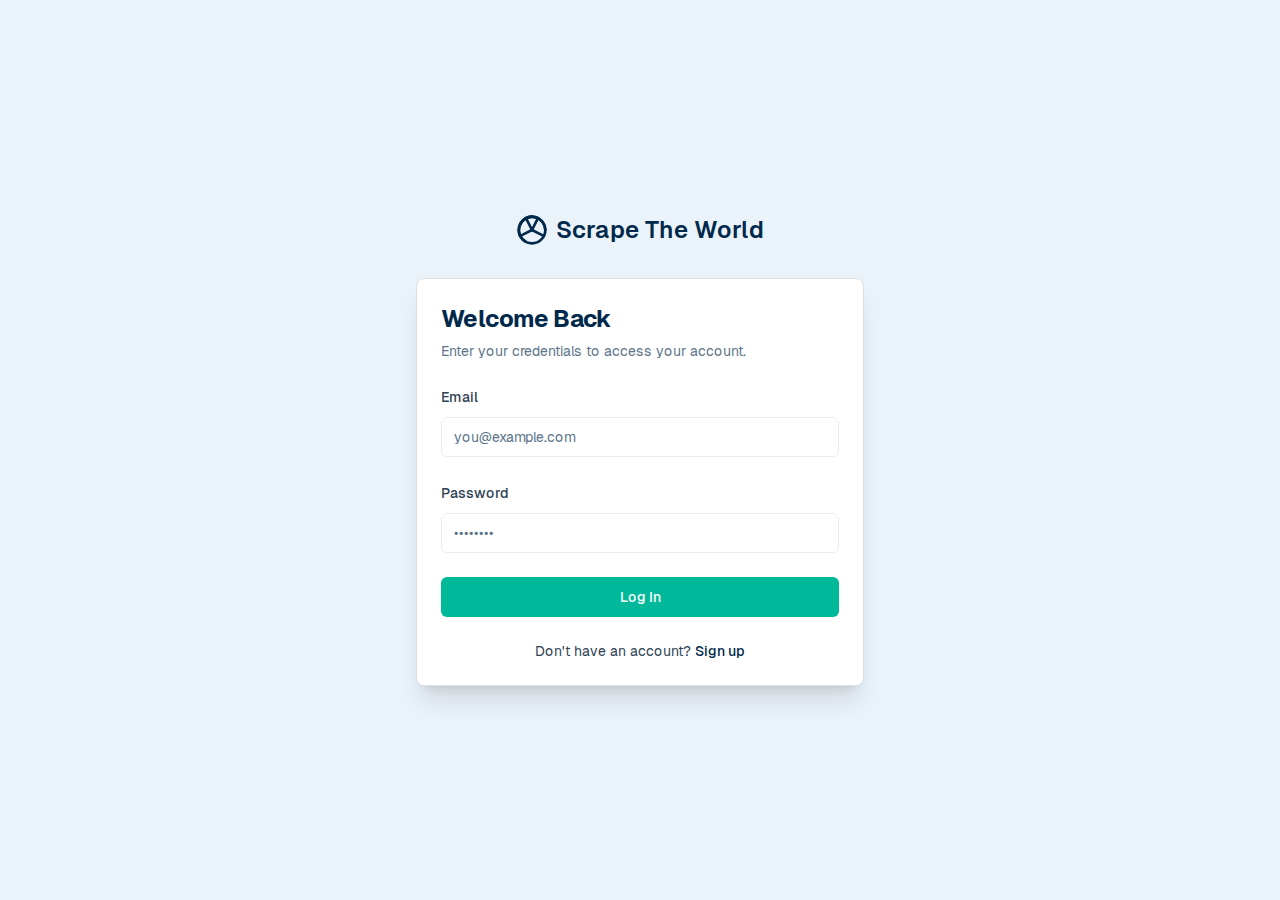
<file: dashboard.html>
<!DOCTYPE html><html lang="en"><head><meta charSet="utf-8"/><meta name="viewport" content="width=device-width, initial-scale=1"/><link rel="preload" href="/_next/static/media/569ce4b8f30dc480-s.p.woff2" as="font" crossorigin="" type="font/woff2"/><link rel="preload" href="/_next/static/media/93f479601ee12b01-s.p.woff2" as="font" crossorigin="" type="font/woff2"/><link rel="stylesheet" href="/_next/static/css/75cd27cd51973055.css" data-precedence="next"/><link rel="preload" as="script" fetchPriority="low" href="/_next/static/chunks/webpack-df70cda71feca323.js"/><script src="/_next/static/chunks/4bd1b696-75688abf446dcbb2.js" async=""></script><script src="/_next/static/chunks/684-00c081a34dffb59a.js" async=""></script><script src="/_next/static/chunks/main-app-88a0a9742c364011.js" async=""></script><script src="/_next/static/chunks/31c8c831-8e7c37ca35156f1a.js" async=""></script><script src="/_next/static/chunks/352-8b927ce114b02650.js" async=""></script><script src="/_next/static/chunks/494-bac074cb5daf7076.js" async=""></script><script src="/_next/static/chunks/514-d4e33de25d647e53.js" async=""></script><script src="/_next/static/chunks/440-b7bda2f470cbcaf3.js" async=""></script><script src="/_next/static/chunks/app/layout-56f9e9fba0c33e2a.js" async=""></script><script src="/_next/static/chunks/app/error-6f3b8ed32ddb2289.js" async=""></script><script src="/_next/static/chunks/244-a6fa9cb351299c73.js" async=""></script><script src="/_next/static/chunks/980-c1a5092dcb503248.js" async=""></script><script src="/_next/static/chunks/762-21319cdeb60ad422.js" async=""></script><script src="/_next/static/chunks/app/dashboard/page-0dde83f4a0ade3f1.js" async=""></script><meta name="next-size-adjust" content=""/><title>Scrape the World - Landing Page</title><meta name="description" content="Democratising data acquisition and analysis, turning the web into an open, actionable resource for all."/><link rel="icon" href="/favicon.ico" type="image/x-icon" sizes="16x16"/><script src="/_next/static/chunks/polyfills-42372ed130431b0a.js" noModule=""></script></head><body class="__variable_5cfdac __variable_9a8899 font-sans antialiased"><div class="flex flex-col min-h-screen"><header class="sticky top-0 z-50 w-full border-b bg-background/95 backdrop-blur supports-[backdrop-filter]:bg-background/60 shadow-sm"><div class="container flex h-16 items-center"><div class="animate-pulse bg-muted h-7 w-7 rounded-full"></div><div class="animate-pulse rounded-md bg-muted h-6 w-32 ml-2"></div><div class="ml-auto flex items-center gap-5"><div class="animate-pulse rounded-md bg-muted h-6 w-16"></div><div class="animate-pulse rounded-md bg-muted h-6 w-16"></div><div class="animate-pulse rounded-md bg-muted h-6 w-16"></div></div></div></header><main class="flex-grow container mx-auto p-4"><div class="animate-pulse rounded-md bg-muted h-64 w-full mb-4"></div><div class="animate-pulse rounded-md bg-muted h-32 w-full"></div></main></div><script src="/_next/static/chunks/webpack-df70cda71feca323.js" async=""></script><script>(self.__next_f=self.__next_f||[]).push([0])</script><script>self.__next_f.push([1,"1:\"$Sreact.fragment\"\n2:I[2905,[\"855\",\"static/chunks/31c8c831-8e7c37ca35156f1a.js\",\"352\",\"static/chunks/352-8b927ce114b02650.js\",\"494\",\"static/chunks/494-bac074cb5daf7076.js\",\"514\",\"static/chunks/514-d4e33de25d647e53.js\",\"440\",\"static/chunks/440-b7bda2f470cbcaf3.js\",\"177\",\"static/chunks/app/layout-56f9e9fba0c33e2a.js\"],\"ThemeProvider\"]\n3:I[4403,[\"855\",\"static/chunks/31c8c831-8e7c37ca35156f1a.js\",\"352\",\"static/chunks/352-8b927ce114b02650.js\",\"494\",\"static/chunks/494-bac074cb5daf7076.js\",\"514\",\"static/chunks/514-d4e33de25d647e53.js\",\"440\",\"static/chunks/440-b7bda2f470cbcaf3.js\",\"177\",\"static/chunks/app/layout-56f9e9fba0c33e2a.js\"],\"AuthProvider\"]\n4:I[9375,[\"855\",\"static/chunks/31c8c831-8e7c37ca35156f1a.js\",\"352\",\"static/chunks/352-8b927ce114b02650.js\",\"494\",\"static/chunks/494-bac074cb5daf7076.js\",\"514\",\"static/chunks/514-d4e33de25d647e53.js\",\"440\",\"static/chunks/440-b7bda2f470cbcaf3.js\",\"177\",\"static/chunks/app/layout-56f9e9fba0c33e2a.js\"],\"default\"]\n5:I[7555,[],\"\"]\n6:I[1901,[\"352\",\"static/chunks/352-8b927ce114b02650.js\",\"39\",\"static/chunks/app/error-6f3b8ed32ddb2289.js\"],\"default\"]\n7:I[1295,[],\"\"]\n8:I[2558,[\"855\",\"static/chunks/31c8c831-8e7c37ca35156f1a.js\",\"352\",\"static/chunks/352-8b927ce114b02650.js\",\"494\",\"static/chunks/494-bac074cb5daf7076.js\",\"514\",\"static/chunks/514-d4e33de25d647e53.js\",\"440\",\"static/chunks/440-b7bda2f470cbcaf3.js\",\"177\",\"static/chunks/app/layout-56f9e9fba0c33e2a.js\"],\"Toaster\"]\n9:I[894,[],\"ClientPageRoot\"]\na:I[9803,[\"855\",\"static/chunks/31c8c831-8e7c37ca35156f1a.js\",\"352\",\"static/chunks/352-8b927ce114b02650.js\",\"494\",\"static/chunks/494-bac074cb5daf7076.js\",\"244\",\"static/chunks/244-a6fa9cb351299c73.js\",\"514\",\"static/chunks/514-d4e33de25d647e53.js\",\"980\",\"static/chunks/980-c1a5092dcb503248.js\",\"762\",\"static/chunks/762-21319cdeb60ad422.js\",\"105\",\"static/chunks/app/dashboard/page-0dde83f4a0ade3f1.js\"],\"default\"]\nd:I[9665,[],\"OutletBoundary\"]\n10:I[9665,[],\"ViewportBoundary\"]\n12:I[9665,[],\"MetadataBoundary\"]\n14:I[6614,[],\"\"]\n:HL[\"/_next/static/media/569ce4b8f30dc480-s.p.woff2\",\"font\",{\"crossOrigin"])</script><script>self.__next_f.push([1,"\":\"\",\"type\":\"font/woff2\"}]\n:HL[\"/_next/static/media/93f479601ee12b01-s.p.woff2\",\"font\",{\"crossOrigin\":\"\",\"type\":\"font/woff2\"}]\n:HL[\"/_next/static/css/75cd27cd51973055.css\",\"style\"]\n"])</script><script>self.__next_f.push([1,"0:{\"P\":null,\"b\":\"LPifrm15OuzQI4OzxAiD6\",\"p\":\"\",\"c\":[\"\",\"dashboard\"],\"i\":false,\"f\":[[[\"\",{\"children\":[\"dashboard\",{\"children\":[\"__PAGE__\",{}]}]},\"$undefined\",\"$undefined\",true],[\"\",[\"$\",\"$1\",\"c\",{\"children\":[[[\"$\",\"link\",\"0\",{\"rel\":\"stylesheet\",\"href\":\"/_next/static/css/75cd27cd51973055.css\",\"precedence\":\"next\",\"crossOrigin\":\"$undefined\",\"nonce\":\"$undefined\"}]],[\"$\",\"html\",null,{\"lang\":\"en\",\"suppressHydrationWarning\":true,\"children\":[\"$\",\"body\",null,{\"className\":\"__variable_5cfdac __variable_9a8899 font-sans antialiased\",\"children\":[\"$\",\"$L2\",null,{\"defaultTheme\":\"system\",\"storageKey\":\"stw-theme\",\"children\":[\"$\",\"$L3\",null,{\"children\":[[\"$\",\"$L4\",null,{}],[\"$\",\"$L5\",null,{\"parallelRouterKey\":\"children\",\"error\":\"$6\",\"errorStyles\":[],\"errorScripts\":[],\"template\":[\"$\",\"$L7\",null,{}],\"templateStyles\":\"$undefined\",\"templateScripts\":\"$undefined\",\"notFound\":[[[\"$\",\"title\",null,{\"children\":\"404: This page could not be found.\"}],[\"$\",\"div\",null,{\"style\":{\"fontFamily\":\"system-ui,\\\"Segoe UI\\\",Roboto,Helvetica,Arial,sans-serif,\\\"Apple Color Emoji\\\",\\\"Segoe UI Emoji\\\"\",\"height\":\"100vh\",\"textAlign\":\"center\",\"display\":\"flex\",\"flexDirection\":\"column\",\"alignItems\":\"center\",\"justifyContent\":\"center\"},\"children\":[\"$\",\"div\",null,{\"children\":[[\"$\",\"style\",null,{\"dangerouslySetInnerHTML\":{\"__html\":\"body{color:#000;background:#fff;margin:0}.next-error-h1{border-right:1px solid rgba(0,0,0,.3)}@media (prefers-color-scheme:dark){body{color:#fff;background:#000}.next-error-h1{border-right:1px solid rgba(255,255,255,.3)}}\"}}],[\"$\",\"h1\",null,{\"className\":\"next-error-h1\",\"style\":{\"display\":\"inline-block\",\"margin\":\"0 20px 0 0\",\"padding\":\"0 23px 0 0\",\"fontSize\":24,\"fontWeight\":500,\"verticalAlign\":\"top\",\"lineHeight\":\"49px\"},\"children\":404}],[\"$\",\"div\",null,{\"style\":{\"display\":\"inline-block\"},\"children\":[\"$\",\"h2\",null,{\"style\":{\"fontSize\":14,\"fontWeight\":400,\"lineHeight\":\"49px\",\"margin\":0},\"children\":\"This page could not be found.\"}]}]]}]}]],[]],\"forbidden\":\"$undefined\",\"unauthorized\":\"$undefined\"}],[\"$\",\"$L8\",null,{}]]}]}]}]}]]}],{\"children\":[\"dashboard\",[\"$\",\"$1\",\"c\",{\"children\":[null,[\"$\",\"$L5\",null,{\"parallelRouterKey\":\"children\",\"error\":\"$undefined\",\"errorStyles\":\"$undefined\",\"errorScripts\":\"$undefined\",\"template\":[\"$\",\"$L7\",null,{}],\"templateStyles\":\"$undefined\",\"templateScripts\":\"$undefined\",\"notFound\":\"$undefined\",\"forbidden\":\"$undefined\",\"unauthorized\":\"$undefined\"}]]}],{\"children\":[\"__PAGE__\",[\"$\",\"$1\",\"c\",{\"children\":[[\"$\",\"$L9\",null,{\"Component\":\"$a\",\"searchParams\":{},\"params\":{},\"promises\":[\"$@b\",\"$@c\"]}],\"$undefined\",null,[\"$\",\"$Ld\",null,{\"children\":[\"$Le\",\"$Lf\",null]}]]}],{},null,false]},null,false]},null,false],[\"$\",\"$1\",\"h\",{\"children\":[null,[\"$\",\"$1\",\"M5MZe8aQ9Xg1GSUKaDYJK\",{\"children\":[[\"$\",\"$L10\",null,{\"children\":\"$L11\"}],[\"$\",\"meta\",null,{\"name\":\"next-size-adjust\",\"content\":\"\"}]]}],[\"$\",\"$L12\",null,{\"children\":\"$L13\"}]]}],false]],\"m\":\"$undefined\",\"G\":[\"$14\",\"$undefined\"],\"s\":false,\"S\":true}\n"])</script><script>self.__next_f.push([1,"b:{}\nc:{}\n"])</script><script>self.__next_f.push([1,"11:[[\"$\",\"meta\",\"0\",{\"charSet\":\"utf-8\"}],[\"$\",\"meta\",\"1\",{\"name\":\"viewport\",\"content\":\"width=device-width, initial-scale=1\"}]]\ne:null\n"])</script><script>self.__next_f.push([1,"f:null\n13:[[\"$\",\"title\",\"0\",{\"children\":\"Scrape the World - Landing Page\"}],[\"$\",\"meta\",\"1\",{\"name\":\"description\",\"content\":\"Democratising data acquisition and analysis, turning the web into an open, actionable resource for all.\"}],[\"$\",\"link\",\"2\",{\"rel\":\"icon\",\"href\":\"/favicon.ico\",\"type\":\"image/x-icon\",\"sizes\":\"16x16\"}]]\n"])</script></body></html>
</file>
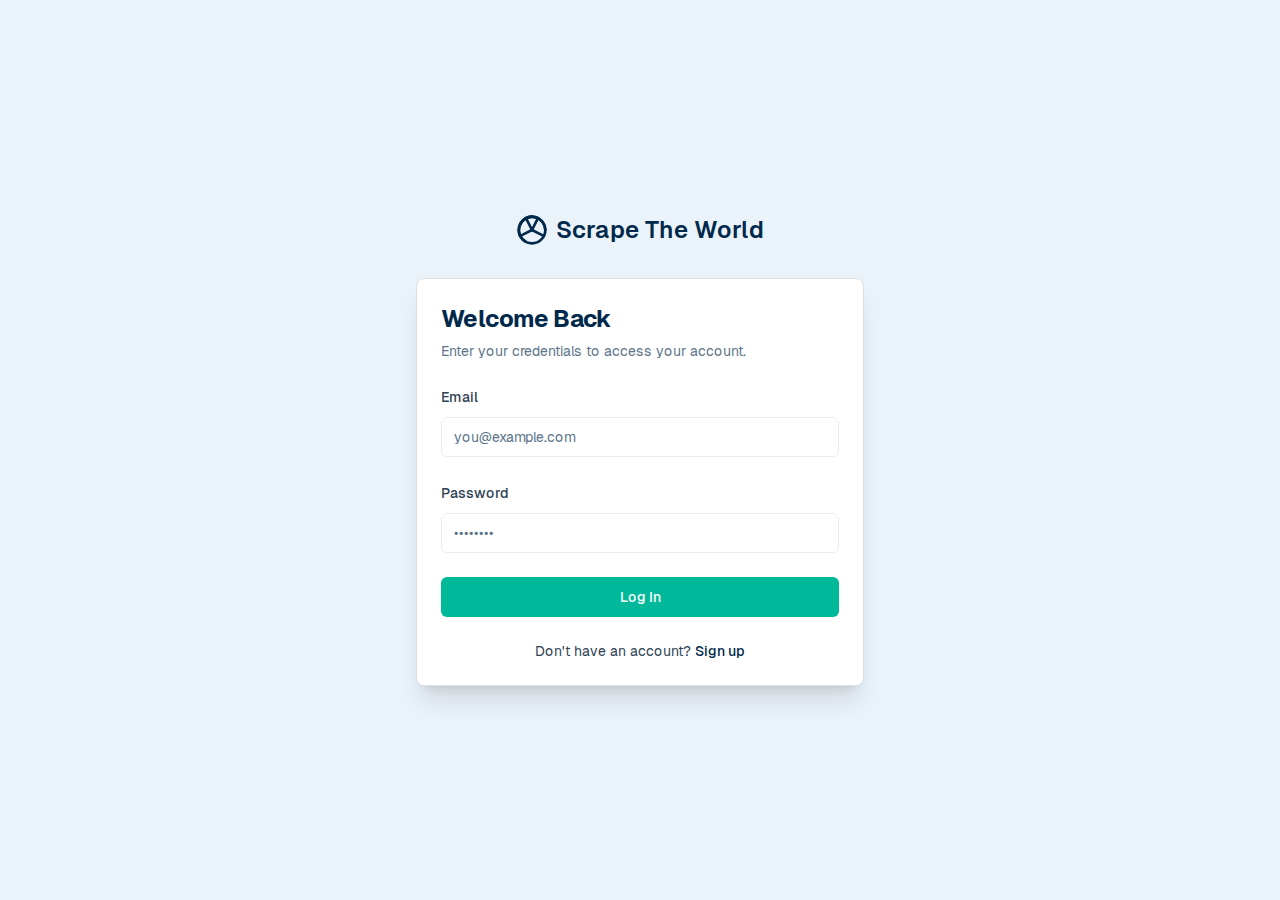
<file: login.html>
<!DOCTYPE html><html lang="en"><head><meta charSet="utf-8"/><meta name="viewport" content="width=device-width, initial-scale=1"/><link rel="preload" href="/_next/static/media/569ce4b8f30dc480-s.p.woff2" as="font" crossorigin="" type="font/woff2"/><link rel="preload" href="/_next/static/media/93f479601ee12b01-s.p.woff2" as="font" crossorigin="" type="font/woff2"/><link rel="stylesheet" href="/_next/static/css/75cd27cd51973055.css" data-precedence="next"/><link rel="preload" as="script" fetchPriority="low" href="/_next/static/chunks/webpack-df70cda71feca323.js"/><script src="/_next/static/chunks/4bd1b696-75688abf446dcbb2.js" async=""></script><script src="/_next/static/chunks/684-00c081a34dffb59a.js" async=""></script><script src="/_next/static/chunks/main-app-88a0a9742c364011.js" async=""></script><script src="/_next/static/chunks/31c8c831-8e7c37ca35156f1a.js" async=""></script><script src="/_next/static/chunks/352-8b927ce114b02650.js" async=""></script><script src="/_next/static/chunks/494-bac074cb5daf7076.js" async=""></script><script src="/_next/static/chunks/514-d4e33de25d647e53.js" async=""></script><script src="/_next/static/chunks/440-b7bda2f470cbcaf3.js" async=""></script><script src="/_next/static/chunks/app/layout-56f9e9fba0c33e2a.js" async=""></script><script src="/_next/static/chunks/app/error-6f3b8ed32ddb2289.js" async=""></script><script src="/_next/static/chunks/244-a6fa9cb351299c73.js" async=""></script><script src="/_next/static/chunks/521-8b60d998ee20a562.js" async=""></script><script src="/_next/static/chunks/app/(auth)/login/page-58740d1adecc53b1.js" async=""></script><meta name="next-size-adjust" content=""/><title>Log In - Scrape the World</title><meta name="description" content="Log in to your Scrape the World account."/><link rel="icon" href="/favicon.ico" type="image/x-icon" sizes="16x16"/><script src="/_next/static/chunks/polyfills-42372ed130431b0a.js" noModule=""></script></head><body class="__variable_5cfdac __variable_9a8899 font-sans antialiased"><div class="flex flex-col min-h-screen"><header class="sticky top-0 z-50 w-full border-b bg-background/95 backdrop-blur supports-[backdrop-filter]:bg-background/60 shadow-sm"><div class="container flex h-16 items-center"><div class="animate-pulse bg-muted h-7 w-7 rounded-full"></div><div class="animate-pulse rounded-md bg-muted h-6 w-32 ml-2"></div><div class="ml-auto flex items-center gap-5"><div class="animate-pulse rounded-md bg-muted h-6 w-16"></div><div class="animate-pulse rounded-md bg-muted h-6 w-16"></div><div class="animate-pulse rounded-md bg-muted h-6 w-16"></div></div></div></header><main class="flex-grow container mx-auto p-4"><div class="animate-pulse rounded-md bg-muted h-64 w-full mb-4"></div><div class="animate-pulse rounded-md bg-muted h-32 w-full"></div></main></div><script src="/_next/static/chunks/webpack-df70cda71feca323.js" async=""></script><script>(self.__next_f=self.__next_f||[]).push([0])</script><script>self.__next_f.push([1,"1:\"$Sreact.fragment\"\n2:I[2905,[\"855\",\"static/chunks/31c8c831-8e7c37ca35156f1a.js\",\"352\",\"static/chunks/352-8b927ce114b02650.js\",\"494\",\"static/chunks/494-bac074cb5daf7076.js\",\"514\",\"static/chunks/514-d4e33de25d647e53.js\",\"440\",\"static/chunks/440-b7bda2f470cbcaf3.js\",\"177\",\"static/chunks/app/layout-56f9e9fba0c33e2a.js\"],\"ThemeProvider\"]\n3:I[4403,[\"855\",\"static/chunks/31c8c831-8e7c37ca35156f1a.js\",\"352\",\"static/chunks/352-8b927ce114b02650.js\",\"494\",\"static/chunks/494-bac074cb5daf7076.js\",\"514\",\"static/chunks/514-d4e33de25d647e53.js\",\"440\",\"static/chunks/440-b7bda2f470cbcaf3.js\",\"177\",\"static/chunks/app/layout-56f9e9fba0c33e2a.js\"],\"AuthProvider\"]\n4:I[9375,[\"855\",\"static/chunks/31c8c831-8e7c37ca35156f1a.js\",\"352\",\"static/chunks/352-8b927ce114b02650.js\",\"494\",\"static/chunks/494-bac074cb5daf7076.js\",\"514\",\"static/chunks/514-d4e33de25d647e53.js\",\"440\",\"static/chunks/440-b7bda2f470cbcaf3.js\",\"177\",\"static/chunks/app/layout-56f9e9fba0c33e2a.js\"],\"default\"]\n5:I[7555,[],\"\"]\n6:I[1901,[\"352\",\"static/chunks/352-8b927ce114b02650.js\",\"39\",\"static/chunks/app/error-6f3b8ed32ddb2289.js\"],\"default\"]\n7:I[1295,[],\"\"]\n8:I[2558,[\"855\",\"static/chunks/31c8c831-8e7c37ca35156f1a.js\",\"352\",\"static/chunks/352-8b927ce114b02650.js\",\"494\",\"static/chunks/494-bac074cb5daf7076.js\",\"514\",\"static/chunks/514-d4e33de25d647e53.js\",\"440\",\"static/chunks/440-b7bda2f470cbcaf3.js\",\"177\",\"static/chunks/app/layout-56f9e9fba0c33e2a.js\"],\"Toaster\"]\n9:I[6874,[\"855\",\"static/chunks/31c8c831-8e7c37ca35156f1a.js\",\"352\",\"static/chunks/352-8b927ce114b02650.js\",\"494\",\"static/chunks/494-bac074cb5daf7076.js\",\"244\",\"static/chunks/244-a6fa9cb351299c73.js\",\"521\",\"static/chunks/521-8b60d998ee20a562.js\",\"72\",\"static/chunks/app/(auth)/login/page-58740d1adecc53b1.js\"],\"\"]\na:I[2949,[\"855\",\"static/chunks/31c8c831-8e7c37ca35156f1a.js\",\"352\",\"static/chunks/352-8b927ce114b02650.js\",\"494\",\"static/chunks/494-bac074cb5daf7076.js\",\"244\",\"static/chunks/244-a6fa9cb351299c73.js\",\"521\",\"static/chunks/521-8b60d998ee20a562.js\",\"72\",\"static/chunks/app/(auth)/login/page-58740d1adecc53b1.js\"],\"Au"])</script><script>self.__next_f.push([1,"thForm\"]\nb:I[9665,[],\"OutletBoundary\"]\ne:I[9665,[],\"ViewportBoundary\"]\n10:I[9665,[],\"MetadataBoundary\"]\n12:I[6614,[],\"\"]\n:HL[\"/_next/static/media/569ce4b8f30dc480-s.p.woff2\",\"font\",{\"crossOrigin\":\"\",\"type\":\"font/woff2\"}]\n:HL[\"/_next/static/media/93f479601ee12b01-s.p.woff2\",\"font\",{\"crossOrigin\":\"\",\"type\":\"font/woff2\"}]\n:HL[\"/_next/static/css/75cd27cd51973055.css\",\"style\"]\n"])</script><script>self.__next_f.push([1,"0:{\"P\":null,\"b\":\"LPifrm15OuzQI4OzxAiD6\",\"p\":\"\",\"c\":[\"\",\"login\"],\"i\":false,\"f\":[[[\"\",{\"children\":[\"(auth)\",{\"children\":[\"login\",{\"children\":[\"__PAGE__\",{}]}]}]},\"$undefined\",\"$undefined\",true],[\"\",[\"$\",\"$1\",\"c\",{\"children\":[[[\"$\",\"link\",\"0\",{\"rel\":\"stylesheet\",\"href\":\"/_next/static/css/75cd27cd51973055.css\",\"precedence\":\"next\",\"crossOrigin\":\"$undefined\",\"nonce\":\"$undefined\"}]],[\"$\",\"html\",null,{\"lang\":\"en\",\"suppressHydrationWarning\":true,\"children\":[\"$\",\"body\",null,{\"className\":\"__variable_5cfdac __variable_9a8899 font-sans antialiased\",\"children\":[\"$\",\"$L2\",null,{\"defaultTheme\":\"system\",\"storageKey\":\"stw-theme\",\"children\":[\"$\",\"$L3\",null,{\"children\":[[\"$\",\"$L4\",null,{}],[\"$\",\"$L5\",null,{\"parallelRouterKey\":\"children\",\"error\":\"$6\",\"errorStyles\":[],\"errorScripts\":[],\"template\":[\"$\",\"$L7\",null,{}],\"templateStyles\":\"$undefined\",\"templateScripts\":\"$undefined\",\"notFound\":[[[\"$\",\"title\",null,{\"children\":\"404: This page could not be found.\"}],[\"$\",\"div\",null,{\"style\":{\"fontFamily\":\"system-ui,\\\"Segoe UI\\\",Roboto,Helvetica,Arial,sans-serif,\\\"Apple Color Emoji\\\",\\\"Segoe UI Emoji\\\"\",\"height\":\"100vh\",\"textAlign\":\"center\",\"display\":\"flex\",\"flexDirection\":\"column\",\"alignItems\":\"center\",\"justifyContent\":\"center\"},\"children\":[\"$\",\"div\",null,{\"children\":[[\"$\",\"style\",null,{\"dangerouslySetInnerHTML\":{\"__html\":\"body{color:#000;background:#fff;margin:0}.next-error-h1{border-right:1px solid rgba(0,0,0,.3)}@media (prefers-color-scheme:dark){body{color:#fff;background:#000}.next-error-h1{border-right:1px solid rgba(255,255,255,.3)}}\"}}],[\"$\",\"h1\",null,{\"className\":\"next-error-h1\",\"style\":{\"display\":\"inline-block\",\"margin\":\"0 20px 0 0\",\"padding\":\"0 23px 0 0\",\"fontSize\":24,\"fontWeight\":500,\"verticalAlign\":\"top\",\"lineHeight\":\"49px\"},\"children\":404}],[\"$\",\"div\",null,{\"style\":{\"display\":\"inline-block\"},\"children\":[\"$\",\"h2\",null,{\"style\":{\"fontSize\":14,\"fontWeight\":400,\"lineHeight\":\"49px\",\"margin\":0},\"children\":\"This page could not be found.\"}]}]]}]}]],[]],\"forbidden\":\"$undefined\",\"unauthorized\":\"$undefined\"}],[\"$\",\"$L8\",null,{}]]}]}]}]}]]}],{\"children\":[\"(auth)\",[\"$\",\"$1\",\"c\",{\"children\":[null,[\"$\",\"div\",null,{\"className\":\"flex min-h-screen flex-col items-center justify-center bg-secondary p-4\",\"children\":[\"$\",\"$L5\",null,{\"parallelRouterKey\":\"children\",\"error\":\"$undefined\",\"errorStyles\":\"$undefined\",\"errorScripts\":\"$undefined\",\"template\":[\"$\",\"$L7\",null,{}],\"templateStyles\":\"$undefined\",\"templateScripts\":\"$undefined\",\"notFound\":[[[\"$\",\"title\",null,{\"children\":\"404: This page could not be found.\"}],[\"$\",\"div\",null,{\"style\":\"$0:f:0:1:1:props:children:1:props:children:props:children:props:children:props:children:1:props:notFound:0:1:props:style\",\"children\":[\"$\",\"div\",null,{\"children\":[[\"$\",\"style\",null,{\"dangerouslySetInnerHTML\":{\"__html\":\"body{color:#000;background:#fff;margin:0}.next-error-h1{border-right:1px solid rgba(0,0,0,.3)}@media (prefers-color-scheme:dark){body{color:#fff;background:#000}.next-error-h1{border-right:1px solid rgba(255,255,255,.3)}}\"}}],[\"$\",\"h1\",null,{\"className\":\"next-error-h1\",\"style\":\"$0:f:0:1:1:props:children:1:props:children:props:children:props:children:props:children:1:props:notFound:0:1:props:children:props:children:1:props:style\",\"children\":404}],[\"$\",\"div\",null,{\"style\":\"$0:f:0:1:1:props:children:1:props:children:props:children:props:children:props:children:1:props:notFound:0:1:props:children:props:children:2:props:style\",\"children\":[\"$\",\"h2\",null,{\"style\":\"$0:f:0:1:1:props:children:1:props:children:props:children:props:children:props:children:1:props:notFound:0:1:props:children:props:children:2:props:children:props:style\",\"children\":\"This page could not be found.\"}]}]]}]}]],[]],\"forbidden\":\"$undefined\",\"unauthorized\":\"$undefined\"}]}]]}],{\"children\":[\"login\",[\"$\",\"$1\",\"c\",{\"children\":[null,[\"$\",\"$L5\",null,{\"parallelRouterKey\":\"children\",\"error\":\"$undefined\",\"errorStyles\":\"$undefined\",\"errorScripts\":\"$undefined\",\"template\":[\"$\",\"$L7\",null,{}],\"templateStyles\":\"$undefined\",\"templateScripts\":\"$undefined\",\"notFound\":\"$undefined\",\"forbidden\":\"$undefined\",\"unauthorized\":\"$undefined\"}]]}],{\"children\":[\"__PAGE__\",[\"$\",\"$1\",\"c\",{\"children\":[[\"$\",\"div\",null,{\"className\":\"w-full max-w-md space-y-6\",\"children\":[[\"$\",\"$L9\",null,{\"href\":\"/\",\"className\":\"flex items-center justify-center gap-2 mb-8\",\"prefetch\":false,\"children\":[[\"$\",\"svg\",null,{\"className\":\"h-8 w-8 text-primary\",\"xmlns\":\"http://www.w3.org/2000/svg\",\"viewBox\":\"0 0 24 24\",\"fill\":\"none\",\"stroke\":\"currentColor\",\"strokeWidth\":\"2\",\"strokeLinecap\":\"round\",\"strokeLinejoin\":\"round\",\"children\":[[\"$\",\"circle\",null,{\"cx\":\"12\",\"cy\":\"12\",\"r\":\"10\"}],[\"$\",\"path\",null,{\"d\":\"M12 2a10 10 0 0 0-4.95 18.55\"}],[\"$\",\"path\",null,{\"d\":\"M22 12a10 10 0 0 0-18.55-4.95\"}],[\"$\",\"path\",null,{\"d\":\"M12 12l-8 4\"}],[\"$\",\"path\",null,{\"d\":\"M12 12l8 4\"}],[\"$\",\"path\",null,{\"d\":\"M12 12l-4-8\"}],[\"$\",\"path\",null,{\"d\":\"M12 12l4-8\"}]]}],[\"$\",\"span\",null,{\"className\":\"font-semibold text-2xl text-primary\",\"children\":\"Scrape The World\"}]]}],[\"$\",\"$La\",null,{\"mode\":\"login\"}]]}],\"$undefined\",null,[\"$\",\"$Lb\",null,{\"children\":[\"$Lc\",\"$Ld\",null]}]]}],{},null,false]},null,false]},null,false]},null,false],[\"$\",\"$1\",\"h\",{\"children\":[null,[\"$\",\"$1\",\"OXKso-cXr9n7vgkCd2SSr\",{\"children\":[[\"$\",\"$Le\",null,{\"children\":\"$Lf\"}],[\"$\",\"meta\",null,{\"name\":\"next-size-adjust\",\"content\":\"\"}]]}],[\"$\",\"$L10\",null,{\"children\":\"$L11\"}]]}],false]],\"m\":\"$undefined\",\"G\":[\"$12\",\"$undefined\"],\"s\":false,\"S\":true}\n"])</script><script>self.__next_f.push([1,"f:[[\"$\",\"meta\",\"0\",{\"charSet\":\"utf-8\"}],[\"$\",\"meta\",\"1\",{\"name\":\"viewport\",\"content\":\"width=device-width, initial-scale=1\"}]]\nc:null\n"])</script><script>self.__next_f.push([1,"d:null\n11:[[\"$\",\"title\",\"0\",{\"children\":\"Log In - Scrape the World\"}],[\"$\",\"meta\",\"1\",{\"name\":\"description\",\"content\":\"Log in to your Scrape the World account.\"}],[\"$\",\"link\",\"2\",{\"rel\":\"icon\",\"href\":\"/favicon.ico\",\"type\":\"image/x-icon\",\"sizes\":\"16x16\"}]]\n"])</script></body></html>
</file>
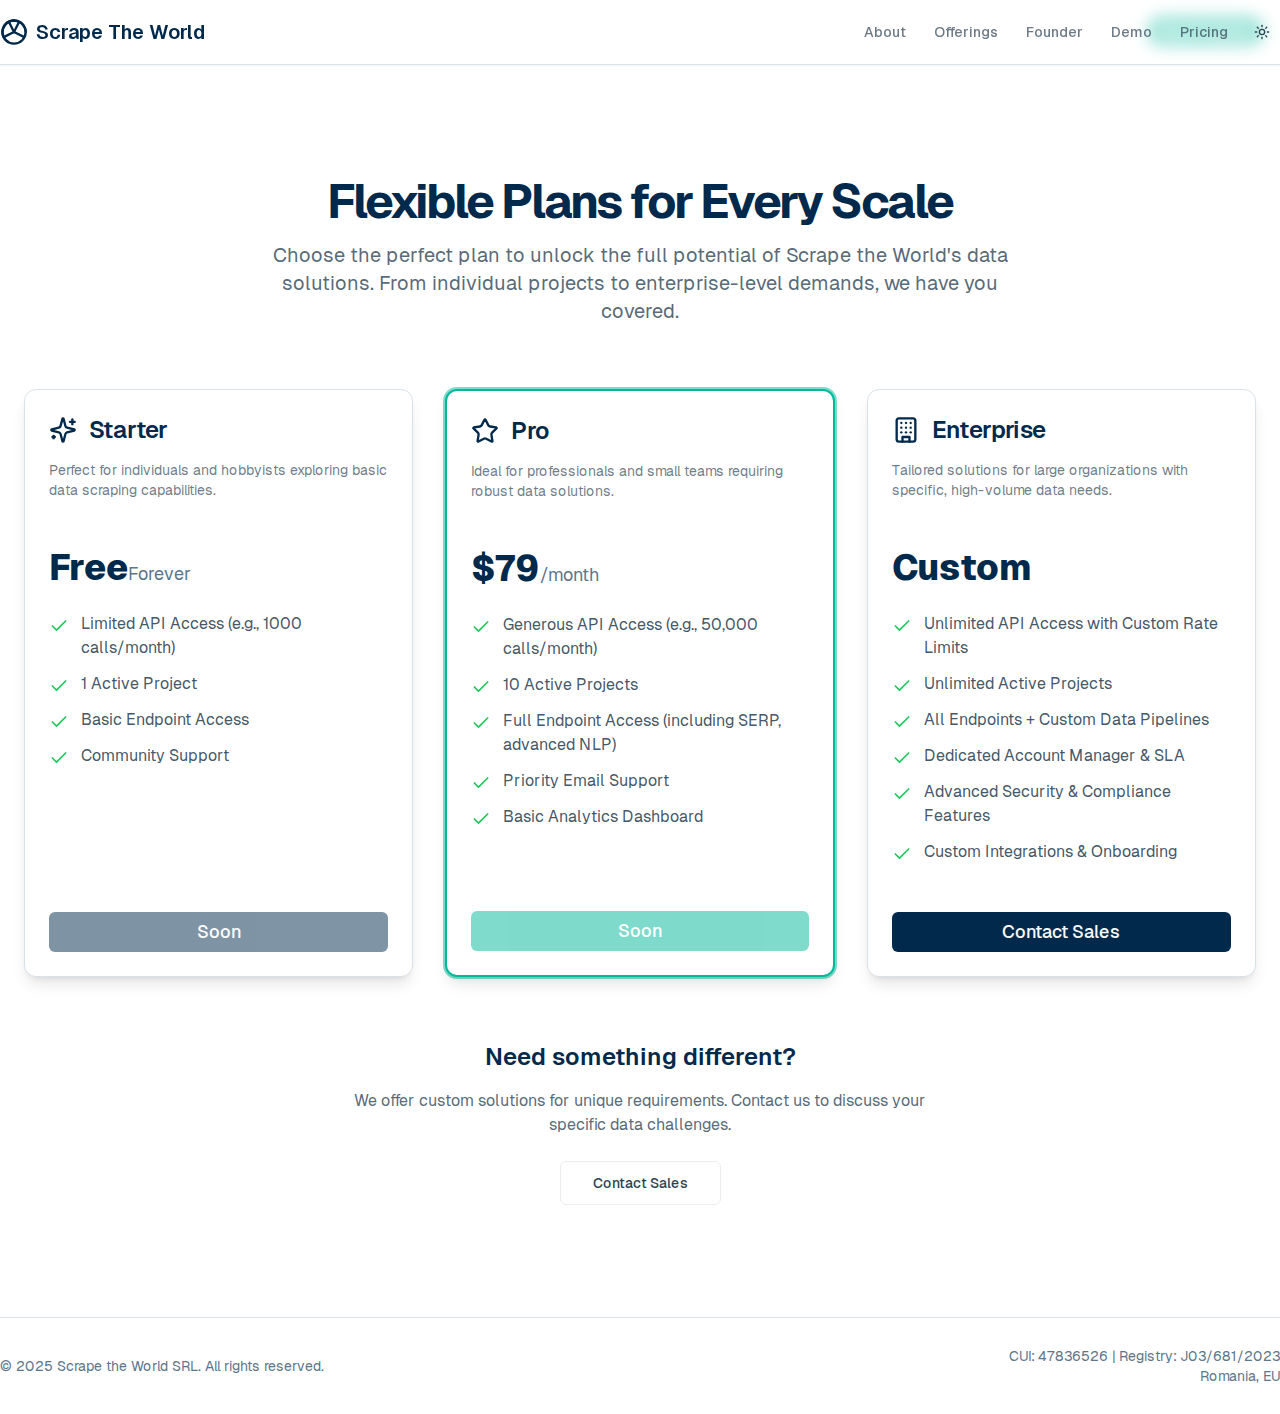
<file: pricing.html>
<!DOCTYPE html><html lang="en"><head><meta charSet="utf-8"/><meta name="viewport" content="width=device-width, initial-scale=1"/><link rel="preload" href="/_next/static/media/569ce4b8f30dc480-s.p.woff2" as="font" crossorigin="" type="font/woff2"/><link rel="preload" href="/_next/static/media/93f479601ee12b01-s.p.woff2" as="font" crossorigin="" type="font/woff2"/><link rel="stylesheet" href="/_next/static/css/75cd27cd51973055.css" data-precedence="next"/><link rel="preload" as="script" fetchPriority="low" href="/_next/static/chunks/webpack-df70cda71feca323.js"/><script src="/_next/static/chunks/4bd1b696-75688abf446dcbb2.js" async=""></script><script src="/_next/static/chunks/684-00c081a34dffb59a.js" async=""></script><script src="/_next/static/chunks/main-app-88a0a9742c364011.js" async=""></script><script src="/_next/static/chunks/31c8c831-8e7c37ca35156f1a.js" async=""></script><script src="/_next/static/chunks/352-8b927ce114b02650.js" async=""></script><script src="/_next/static/chunks/494-bac074cb5daf7076.js" async=""></script><script src="/_next/static/chunks/514-d4e33de25d647e53.js" async=""></script><script src="/_next/static/chunks/440-b7bda2f470cbcaf3.js" async=""></script><script src="/_next/static/chunks/app/layout-56f9e9fba0c33e2a.js" async=""></script><script src="/_next/static/chunks/app/error-6f3b8ed32ddb2289.js" async=""></script><script src="/_next/static/chunks/244-a6fa9cb351299c73.js" async=""></script><script src="/_next/static/chunks/980-c1a5092dcb503248.js" async=""></script><script src="/_next/static/chunks/762-21319cdeb60ad422.js" async=""></script><script src="/_next/static/chunks/app/pricing/page-a4273968c90b797b.js" async=""></script><meta name="next-size-adjust" content=""/><title>Pricing Plans - Scrape the World</title><meta name="description" content="Explore our flexible pricing plans tailored for your data acquisition and analysis needs. Find the perfect fit for your project, from startups to enterprise solutions."/><link rel="icon" href="/favicon.ico" type="image/x-icon" sizes="16x16"/><script src="/_next/static/chunks/polyfills-42372ed130431b0a.js" noModule=""></script></head><body class="__variable_5cfdac __variable_9a8899 font-sans antialiased"><div class="flex flex-col min-h-screen"><header class="sticky top-0 z-50 w-full border-b bg-background/95 backdrop-blur supports-[backdrop-filter]:bg-background/60 shadow-sm"><div class="container flex h-16 items-center"><div class="animate-pulse bg-muted h-7 w-7 rounded-full"></div><div class="animate-pulse rounded-md bg-muted h-6 w-32 ml-2"></div><div class="ml-auto flex items-center gap-5"><div class="animate-pulse rounded-md bg-muted h-6 w-16"></div><div class="animate-pulse rounded-md bg-muted h-6 w-16"></div><div class="animate-pulse rounded-md bg-muted h-6 w-16"></div></div></div></header><main class="flex-grow container mx-auto p-4"><div class="animate-pulse rounded-md bg-muted h-64 w-full mb-4"></div><div class="animate-pulse rounded-md bg-muted h-32 w-full"></div></main></div><script src="/_next/static/chunks/webpack-df70cda71feca323.js" async=""></script><script>(self.__next_f=self.__next_f||[]).push([0])</script><script>self.__next_f.push([1,"1:\"$Sreact.fragment\"\n2:I[2905,[\"855\",\"static/chunks/31c8c831-8e7c37ca35156f1a.js\",\"352\",\"static/chunks/352-8b927ce114b02650.js\",\"494\",\"static/chunks/494-bac074cb5daf7076.js\",\"514\",\"static/chunks/514-d4e33de25d647e53.js\",\"440\",\"static/chunks/440-b7bda2f470cbcaf3.js\",\"177\",\"static/chunks/app/layout-56f9e9fba0c33e2a.js\"],\"ThemeProvider\"]\n3:I[4403,[\"855\",\"static/chunks/31c8c831-8e7c37ca35156f1a.js\",\"352\",\"static/chunks/352-8b927ce114b02650.js\",\"494\",\"static/chunks/494-bac074cb5daf7076.js\",\"514\",\"static/chunks/514-d4e33de25d647e53.js\",\"440\",\"static/chunks/440-b7bda2f470cbcaf3.js\",\"177\",\"static/chunks/app/layout-56f9e9fba0c33e2a.js\"],\"AuthProvider\"]\n4:I[9375,[\"855\",\"static/chunks/31c8c831-8e7c37ca35156f1a.js\",\"352\",\"static/chunks/352-8b927ce114b02650.js\",\"494\",\"static/chunks/494-bac074cb5daf7076.js\",\"514\",\"static/chunks/514-d4e33de25d647e53.js\",\"440\",\"static/chunks/440-b7bda2f470cbcaf3.js\",\"177\",\"static/chunks/app/layout-56f9e9fba0c33e2a.js\"],\"default\"]\n5:I[7555,[],\"\"]\n6:I[1901,[\"352\",\"static/chunks/352-8b927ce114b02650.js\",\"39\",\"static/chunks/app/error-6f3b8ed32ddb2289.js\"],\"default\"]\n7:I[1295,[],\"\"]\n8:I[2558,[\"855\",\"static/chunks/31c8c831-8e7c37ca35156f1a.js\",\"352\",\"static/chunks/352-8b927ce114b02650.js\",\"494\",\"static/chunks/494-bac074cb5daf7076.js\",\"514\",\"static/chunks/514-d4e33de25d647e53.js\",\"440\",\"static/chunks/440-b7bda2f470cbcaf3.js\",\"177\",\"static/chunks/app/layout-56f9e9fba0c33e2a.js\"],\"Toaster\"]\n9:I[3762,[\"855\",\"static/chunks/31c8c831-8e7c37ca35156f1a.js\",\"352\",\"static/chunks/352-8b927ce114b02650.js\",\"494\",\"static/chunks/494-bac074cb5daf7076.js\",\"244\",\"static/chunks/244-a6fa9cb351299c73.js\",\"514\",\"static/chunks/514-d4e33de25d647e53.js\",\"980\",\"static/chunks/980-c1a5092dcb503248.js\",\"762\",\"static/chunks/762-21319cdeb60ad422.js\",\"907\",\"static/chunks/app/pricing/page-a4273968c90b797b.js\"],\"Navbar\"]\na:I[6874,[\"855\",\"static/chunks/31c8c831-8e7c37ca35156f1a.js\",\"352\",\"static/chunks/352-8b927ce114b02650.js\",\"494\",\"static/chunks/494-bac074cb5daf7076.js\",\"244\",\"static/chunks/244-a6fa9cb351299c73.js\",\"514\",\"static/chunk"])</script><script>self.__next_f.push([1,"s/514-d4e33de25d647e53.js\",\"980\",\"static/chunks/980-c1a5092dcb503248.js\",\"762\",\"static/chunks/762-21319cdeb60ad422.js\",\"907\",\"static/chunks/app/pricing/page-a4273968c90b797b.js\"],\"\"]\nb:I[9665,[],\"OutletBoundary\"]\ne:I[9665,[],\"ViewportBoundary\"]\n10:I[9665,[],\"MetadataBoundary\"]\n12:I[6614,[],\"\"]\n:HL[\"/_next/static/media/569ce4b8f30dc480-s.p.woff2\",\"font\",{\"crossOrigin\":\"\",\"type\":\"font/woff2\"}]\n:HL[\"/_next/static/media/93f479601ee12b01-s.p.woff2\",\"font\",{\"crossOrigin\":\"\",\"type\":\"font/woff2\"}]\n:HL[\"/_next/static/css/75cd27cd51973055.css\",\"style\"]\n"])</script><script>self.__next_f.push([1,"0:{\"P\":null,\"b\":\"LPifrm15OuzQI4OzxAiD6\",\"p\":\"\",\"c\":[\"\",\"pricing\"],\"i\":false,\"f\":[[[\"\",{\"children\":[\"pricing\",{\"children\":[\"__PAGE__\",{}]}]},\"$undefined\",\"$undefined\",true],[\"\",[\"$\",\"$1\",\"c\",{\"children\":[[[\"$\",\"link\",\"0\",{\"rel\":\"stylesheet\",\"href\":\"/_next/static/css/75cd27cd51973055.css\",\"precedence\":\"next\",\"crossOrigin\":\"$undefined\",\"nonce\":\"$undefined\"}]],[\"$\",\"html\",null,{\"lang\":\"en\",\"suppressHydrationWarning\":true,\"children\":[\"$\",\"body\",null,{\"className\":\"__variable_5cfdac __variable_9a8899 font-sans antialiased\",\"children\":[\"$\",\"$L2\",null,{\"defaultTheme\":\"system\",\"storageKey\":\"stw-theme\",\"children\":[\"$\",\"$L3\",null,{\"children\":[[\"$\",\"$L4\",null,{}],[\"$\",\"$L5\",null,{\"parallelRouterKey\":\"children\",\"error\":\"$6\",\"errorStyles\":[],\"errorScripts\":[],\"template\":[\"$\",\"$L7\",null,{}],\"templateStyles\":\"$undefined\",\"templateScripts\":\"$undefined\",\"notFound\":[[[\"$\",\"title\",null,{\"children\":\"404: This page could not be found.\"}],[\"$\",\"div\",null,{\"style\":{\"fontFamily\":\"system-ui,\\\"Segoe UI\\\",Roboto,Helvetica,Arial,sans-serif,\\\"Apple Color Emoji\\\",\\\"Segoe UI Emoji\\\"\",\"height\":\"100vh\",\"textAlign\":\"center\",\"display\":\"flex\",\"flexDirection\":\"column\",\"alignItems\":\"center\",\"justifyContent\":\"center\"},\"children\":[\"$\",\"div\",null,{\"children\":[[\"$\",\"style\",null,{\"dangerouslySetInnerHTML\":{\"__html\":\"body{color:#000;background:#fff;margin:0}.next-error-h1{border-right:1px solid rgba(0,0,0,.3)}@media (prefers-color-scheme:dark){body{color:#fff;background:#000}.next-error-h1{border-right:1px solid rgba(255,255,255,.3)}}\"}}],[\"$\",\"h1\",null,{\"className\":\"next-error-h1\",\"style\":{\"display\":\"inline-block\",\"margin\":\"0 20px 0 0\",\"padding\":\"0 23px 0 0\",\"fontSize\":24,\"fontWeight\":500,\"verticalAlign\":\"top\",\"lineHeight\":\"49px\"},\"children\":404}],[\"$\",\"div\",null,{\"style\":{\"display\":\"inline-block\"},\"children\":[\"$\",\"h2\",null,{\"style\":{\"fontSize\":14,\"fontWeight\":400,\"lineHeight\":\"49px\",\"margin\":0},\"children\":\"This page could not be found.\"}]}]]}]}]],[]],\"forbidden\":\"$undefined\",\"unauthorized\":\"$undefined\"}],[\"$\",\"$L8\",null,{}]]}]}]}]}]]}],{\"children\":[\"pricing\",[\"$\",\"$1\",\"c\",{\"children\":[null,[\"$\",\"$L5\",null,{\"parallelRouterKey\":\"children\",\"error\":\"$undefined\",\"errorStyles\":\"$undefined\",\"errorScripts\":\"$undefined\",\"template\":[\"$\",\"$L7\",null,{}],\"templateStyles\":\"$undefined\",\"templateScripts\":\"$undefined\",\"notFound\":\"$undefined\",\"forbidden\":\"$undefined\",\"unauthorized\":\"$undefined\"}]]}],{\"children\":[\"__PAGE__\",[\"$\",\"$1\",\"c\",{\"children\":[[\"$\",\"div\",null,{\"className\":\"flex flex-col min-h-screen bg-background\",\"children\":[[\"$\",\"$L9\",null,{}],[\"$\",\"main\",null,{\"className\":\"flex-grow\",\"children\":[\"$\",\"section\",null,{\"className\":\"py-12 md:py-20 lg:py-28\",\"children\":[\"$\",\"div\",null,{\"className\":\"container px-4 md:px-6\",\"children\":[[\"$\",\"div\",null,{\"className\":\"text-center mb-12 md:mb-16\",\"children\":[[\"$\",\"h1\",null,{\"className\":\"text-4xl md:text-5xl font-bold tracking-tighter text-primary mb-4\",\"children\":\"Flexible Plans for Every Scale\"}],[\"$\",\"p\",null,{\"className\":\"text-lg md:text-xl text-foreground/80 max-w-3xl mx-auto\",\"children\":\"Choose the perfect plan to unlock the full potential of Scrape the World's data solutions. From individual projects to enterprise-level demands, we have you covered.\"}]]}],[\"$\",\"div\",null,{\"className\":\"grid grid-cols-1 md:grid-cols-2 lg:grid-cols-3 gap-8 items-stretch\",\"children\":[[\"$\",\"div\",\"Starter\",{\"ref\":\"$undefined\",\"className\":\"bg-card text-card-foreground flex flex-col shadow-lg hover:shadow-2xl transition-all duration-300 ease-in-out rounded-xl overflow-hidden border\",\"children\":[false,[\"$\",\"div\",null,{\"ref\":\"$undefined\",\"className\":\"flex flex-col space-y-1.5 p-6\",\"children\":[[\"$\",\"div\",null,{\"className\":\"flex items-center gap-3 mb-2\",\"children\":[[\"$\",\"svg\",null,{\"ref\":\"$undefined\",\"xmlns\":\"http://www.w3.org/2000/svg\",\"width\":24,\"height\":24,\"viewBox\":\"0 0 24 24\",\"fill\":\"none\",\"stroke\":\"currentColor\",\"strokeWidth\":2,\"strokeLinecap\":\"round\",\"strokeLinejoin\":\"round\",\"className\":\"lucide lucide-sparkles w-7 h-7 text-primary\",\"children\":[[\"$\",\"path\",\"4pj2yx\",{\"d\":\"M9.937 15.5A2 2 0 0 0 8.5 14.063l-6.135-1.582a.5.5 0 0 1 0-.962L8.5 9.936A2 2 0 0 0 9.937 8.5l1.582-6.135a.5.5 0 0 1 .963 0L14.063 8.5A2 2 0 0 0 15.5 9.937l6.135 1.581a.5.5 0 0 1 0 .964L15.5 14.063a2 2 0 0 0-1.437 1.437l-1.582 6.135a.5.5 0 0 1-.963 0z\"}],[\"$\",\"path\",\"1olli1\",{\"d\":\"M20 3v4\"}],[\"$\",\"path\",\"1gvqau\",{\"d\":\"M22 5h-4\"}],[\"$\",\"path\",\"vumght\",{\"d\":\"M4 17v2\"}],[\"$\",\"path\",\"zchphs\",{\"d\":\"M5 18H3\"}],\"$undefined\"]}],[\"$\",\"div\",null,{\"ref\":\"$undefined\",\"className\":\"tracking-tight text-2xl font-semibold text-primary\",\"children\":\"Starter\"}]]}],[\"$\",\"div\",null,{\"ref\":\"$undefined\",\"className\":\"text-sm text-foreground/70 min-h-[40px]\",\"children\":\"Perfect for individuals and hobbyists exploring basic data scraping capabilities.\"}]]}],[\"$\",\"div\",null,{\"ref\":\"$undefined\",\"className\":\"flex-grow p-6 space-y-4\",\"children\":[[\"$\",\"div\",null,{\"className\":\"mb-6\",\"children\":[[\"$\",\"span\",null,{\"className\":\"text-4xl font-extrabold text-primary\",\"children\":\"Free\"}],[\"$\",\"span\",null,{\"className\":\"text-lg text-muted-foreground\",\"children\":\"Forever\"}]]}],[\"$\",\"ul\",null,{\"className\":\"space-y-3\",\"children\":[[\"$\",\"li\",\"0\",{\"className\":\"flex items-start\",\"children\":[[\"$\",\"svg\",null,{\"ref\":\"$undefined\",\"xmlns\":\"http://www.w3.org/2000/svg\",\"width\":24,\"height\":24,\"viewBox\":\"0 0 24 24\",\"fill\":\"none\",\"stroke\":\"currentColor\",\"strokeWidth\":2,\"strokeLinecap\":\"round\",\"strokeLinejoin\":\"round\",\"className\":\"lucide lucide-check w-5 h-5 text-green-500 mr-3 shrink-0 mt-1\",\"children\":[[\"$\",\"path\",\"1gmf2c\",{\"d\":\"M20 6 9 17l-5-5\"}],\"$undefined\"]}],[\"$\",\"span\",null,{\"className\":\"text-foreground/90\",\"children\":\"Limited API Access (e.g., 1000 calls/month)\"}]]}],[\"$\",\"li\",\"1\",{\"className\":\"flex items-start\",\"children\":[[\"$\",\"svg\",null,{\"ref\":\"$undefined\",\"xmlns\":\"http://www.w3.org/2000/svg\",\"width\":24,\"height\":24,\"viewBox\":\"0 0 24 24\",\"fill\":\"none\",\"stroke\":\"currentColor\",\"strokeWidth\":2,\"strokeLinecap\":\"round\",\"strokeLinejoin\":\"round\",\"className\":\"lucide lucide-check w-5 h-5 text-green-500 mr-3 shrink-0 mt-1\",\"children\":[[\"$\",\"path\",\"1gmf2c\",{\"d\":\"M20 6 9 17l-5-5\"}],\"$undefined\"]}],[\"$\",\"span\",null,{\"className\":\"text-foreground/90\",\"children\":\"1 Active Project\"}]]}],[\"$\",\"li\",\"2\",{\"className\":\"flex items-start\",\"children\":[[\"$\",\"svg\",null,{\"ref\":\"$undefined\",\"xmlns\":\"http://www.w3.org/2000/svg\",\"width\":24,\"height\":24,\"viewBox\":\"0 0 24 24\",\"fill\":\"none\",\"stroke\":\"currentColor\",\"strokeWidth\":2,\"strokeLinecap\":\"round\",\"strokeLinejoin\":\"round\",\"className\":\"lucide lucide-check w-5 h-5 text-green-500 mr-3 shrink-0 mt-1\",\"children\":[[\"$\",\"path\",\"1gmf2c\",{\"d\":\"M20 6 9 17l-5-5\"}],\"$undefined\"]}],[\"$\",\"span\",null,{\"className\":\"text-foreground/90\",\"children\":\"Basic Endpoint Access\"}]]}],[\"$\",\"li\",\"3\",{\"className\":\"flex items-start\",\"children\":[[\"$\",\"svg\",null,{\"ref\":\"$undefined\",\"xmlns\":\"http://www.w3.org/2000/svg\",\"width\":24,\"height\":24,\"viewBox\":\"0 0 24 24\",\"fill\":\"none\",\"stroke\":\"currentColor\",\"strokeWidth\":2,\"strokeLinecap\":\"round\",\"strokeLinejoin\":\"round\",\"className\":\"lucide lucide-check w-5 h-5 text-green-500 mr-3 shrink-0 mt-1\",\"children\":[[\"$\",\"path\",\"1gmf2c\",{\"d\":\"M20 6 9 17l-5-5\"}],\"$undefined\"]}],[\"$\",\"span\",null,{\"className\":\"text-foreground/90\",\"children\":\"Community Support\"}]]}]]}]]}],[\"$\",\"div\",null,{\"ref\":\"$undefined\",\"className\":\"flex items-center p-6 mt-auto\",\"children\":[\"$\",\"button\",null,{\"className\":\"inline-flex items-center justify-center gap-2 whitespace-nowrap rounded-md font-medium ring-offset-background transition-colors focus-visible:outline-none focus-visible:ring-2 focus-visible:ring-ring focus-visible:ring-offset-2 disabled:pointer-events-none disabled:opacity-50 [\u0026_svg]:pointer-events-none [\u0026_svg]:size-4 [\u0026_svg]:shrink-0 h-10 px-4 w-full text-lg py-3 bg-primary hover:bg-primary/90 text-primary-foreground\",\"ref\":\"$undefined\",\"disabled\":true,\"children\":[\"$\",\"span\",null,{\"children\":\"Soon\"}]}]}]]}],[\"$\",\"div\",\"Pro\",{\"ref\":\"$undefined\",\"className\":\"bg-card text-card-foreground flex flex-col shadow-lg hover:shadow-2xl transition-all duration-300 ease-in-out rounded-xl overflow-hidden border-2 border-accent ring-2 ring-accent/50\",\"children\":[[\"$\",\"div\",null,{\"className\":\"inline-flex items-center border transition-colors focus:outline-none focus:ring-2 focus:ring-ring focus:ring-offset-2 border-transparent hover:bg-primary/80 absolute top-4 right-4 bg-accent text-accent-foreground py-1 px-3 rounded-full text-sm font-semibold\",\"children\":\"Most Popular\"}],[\"$\",\"div\",null,{\"ref\":\"$undefined\",\"className\":\"flex flex-col space-y-1.5 p-6\",\"children\":[[\"$\",\"div\",null,{\"className\":\"flex items-center gap-3 mb-2\",\"children\":[[\"$\",\"svg\",null,{\"ref\":\"$undefined\",\"xmlns\":\"http://www.w3.org/2000/svg\",\"width\":24,\"height\":24,\"viewBox\":\"0 0 24 24\",\"fill\":\"none\",\"stroke\":\"currentColor\",\"strokeWidth\":2,\"strokeLinecap\":\"round\",\"strokeLinejoin\":\"round\",\"className\":\"lucide lucide-star w-7 h-7 text-primary\",\"children\":[[\"$\",\"path\",\"r04s7s\",{\"d\":\"M11.525 2.295a.53.53 0 0 1 .95 0l2.31 4.679a2.123 2.123 0 0 0 1.595 1.16l5.166.756a.53.53 0 0 1 .294.904l-3.736 3.638a2.123 2.123 0 0 0-.611 1.878l.882 5.14a.53.53 0 0 1-.771.56l-4.618-2.428a2.122 2.122 0 0 0-1.973 0L6.396 21.01a.53.53 0 0 1-.77-.56l.881-5.139a2.122 2.122 0 0 0-.611-1.879L2.16 9.795a.53.53 0 0 1 .294-.906l5.165-.755a2.122 2.122 0 0 0 1.597-1.16z\"}],\"$undefined\"]}],[\"$\",\"div\",null,{\"ref\":\"$undefined\",\"className\":\"tracking-tight text-2xl font-semibold text-primary\",\"children\":\"Pro\"}]]}],[\"$\",\"div\",null,{\"ref\":\"$undefined\",\"className\":\"text-sm text-foreground/70 min-h-[40px]\",\"children\":\"Ideal for professionals and small teams requiring robust data solutions.\"}]]}],[\"$\",\"div\",null,{\"ref\":\"$undefined\",\"className\":\"flex-grow p-6 space-y-4\",\"children\":[[\"$\",\"div\",null,{\"className\":\"mb-6\",\"children\":[[\"$\",\"span\",null,{\"className\":\"text-4xl font-extrabold text-primary\",\"children\":\"$$79\"}],[\"$\",\"span\",null,{\"className\":\"text-lg text-muted-foreground\",\"children\":\"/month\"}]]}],[\"$\",\"ul\",null,{\"className\":\"space-y-3\",\"children\":[[\"$\",\"li\",\"0\",{\"className\":\"flex items-start\",\"children\":[[\"$\",\"svg\",null,{\"ref\":\"$undefined\",\"xmlns\":\"http://www.w3.org/2000/svg\",\"width\":24,\"height\":24,\"viewBox\":\"0 0 24 24\",\"fill\":\"none\",\"stroke\":\"currentColor\",\"strokeWidth\":2,\"strokeLinecap\":\"round\",\"strokeLinejoin\":\"round\",\"className\":\"lucide lucide-check w-5 h-5 text-green-500 mr-3 shrink-0 mt-1\",\"children\":[[\"$\",\"path\",\"1gmf2c\",{\"d\":\"M20 6 9 17l-5-5\"}],\"$undefined\"]}],[\"$\",\"span\",null,{\"className\":\"text-foreground/90\",\"children\":\"Generous API Access (e.g., 50,000 calls/month)\"}]]}],[\"$\",\"li\",\"1\",{\"className\":\"flex items-start\",\"children\":[[\"$\",\"svg\",null,{\"ref\":\"$undefined\",\"xmlns\":\"http://www.w3.org/2000/svg\",\"width\":24,\"height\":24,\"viewBox\":\"0 0 24 24\",\"fill\":\"none\",\"stroke\":\"currentColor\",\"strokeWidth\":2,\"strokeLinecap\":\"round\",\"strokeLinejoin\":\"round\",\"className\":\"lucide lucide-check w-5 h-5 text-green-500 mr-3 shrink-0 mt-1\",\"children\":[[\"$\",\"path\",\"1gmf2c\",{\"d\":\"M20 6 9 17l-5-5\"}],\"$undefined\"]}],[\"$\",\"span\",null,{\"className\":\"text-foreground/90\",\"children\":\"10 Active Projects\"}]]}],[\"$\",\"li\",\"2\",{\"className\":\"flex items-start\",\"children\":[[\"$\",\"svg\",null,{\"ref\":\"$undefined\",\"xmlns\":\"http://www.w3.org/2000/svg\",\"width\":24,\"height\":24,\"viewBox\":\"0 0 24 24\",\"fill\":\"none\",\"stroke\":\"currentColor\",\"strokeWidth\":2,\"strokeLinecap\":\"round\",\"strokeLinejoin\":\"round\",\"className\":\"lucide lucide-check w-5 h-5 text-green-500 mr-3 shrink-0 mt-1\",\"children\":[[\"$\",\"path\",\"1gmf2c\",{\"d\":\"M20 6 9 17l-5-5\"}],\"$undefined\"]}],[\"$\",\"span\",null,{\"className\":\"text-foreground/90\",\"children\":\"Full Endpoint Access (including SERP, advanced NLP)\"}]]}],[\"$\",\"li\",\"3\",{\"className\":\"flex items-start\",\"children\":[[\"$\",\"svg\",null,{\"ref\":\"$undefined\",\"xmlns\":\"http://www.w3.org/2000/svg\",\"width\":24,\"height\":24,\"viewBox\":\"0 0 24 24\",\"fill\":\"none\",\"stroke\":\"currentColor\",\"strokeWidth\":2,\"strokeLinecap\":\"round\",\"strokeLinejoin\":\"round\",\"className\":\"lucide lucide-check w-5 h-5 text-green-500 mr-3 shrink-0 mt-1\",\"children\":[[\"$\",\"path\",\"1gmf2c\",{\"d\":\"M20 6 9 17l-5-5\"}],\"$undefined\"]}],[\"$\",\"span\",null,{\"className\":\"text-foreground/90\",\"children\":\"Priority Email Support\"}]]}],[\"$\",\"li\",\"4\",{\"className\":\"flex items-start\",\"children\":[[\"$\",\"svg\",null,{\"ref\":\"$undefined\",\"xmlns\":\"http://www.w3.org/2000/svg\",\"width\":24,\"height\":24,\"viewBox\":\"0 0 24 24\",\"fill\":\"none\",\"stroke\":\"currentColor\",\"strokeWidth\":2,\"strokeLinecap\":\"round\",\"strokeLinejoin\":\"round\",\"className\":\"lucide lucide-check w-5 h-5 text-green-500 mr-3 shrink-0 mt-1\",\"children\":[[\"$\",\"path\",\"1gmf2c\",{\"d\":\"M20 6 9 17l-5-5\"}],\"$undefined\"]}],[\"$\",\"span\",null,{\"className\":\"text-foreground/90\",\"children\":\"Basic Analytics Dashboard\"}]]}]]}]]}],[\"$\",\"div\",null,{\"ref\":\"$undefined\",\"className\":\"flex items-center p-6 mt-auto\",\"children\":[\"$\",\"button\",null,{\"className\":\"inline-flex items-center justify-center gap-2 whitespace-nowrap rounded-md font-medium ring-offset-background transition-colors focus-visible:outline-none focus-visible:ring-2 focus-visible:ring-ring focus-visible:ring-offset-2 disabled:pointer-events-none disabled:opacity-50 [\u0026_svg]:pointer-events-none [\u0026_svg]:size-4 [\u0026_svg]:shrink-0 h-10 px-4 w-full text-lg py-3 bg-accent hover:bg-accent/90 text-accent-foreground\",\"ref\":\"$undefined\",\"disabled\":true,\"children\":[\"$\",\"span\",null,{\"children\":\"Soon\"}]}]}]]}],[\"$\",\"div\",\"Enterprise\",{\"ref\":\"$undefined\",\"className\":\"bg-card text-card-foreground flex flex-col shadow-lg hover:shadow-2xl transition-all duration-300 ease-in-out rounded-xl overflow-hidden border\",\"children\":[false,[\"$\",\"div\",null,{\"ref\":\"$undefined\",\"className\":\"flex flex-col space-y-1.5 p-6\",\"children\":[[\"$\",\"div\",null,{\"className\":\"flex items-center gap-3 mb-2\",\"children\":[[\"$\",\"svg\",null,{\"ref\":\"$undefined\",\"xmlns\":\"http://www.w3.org/2000/svg\",\"width\":24,\"height\":24,\"viewBox\":\"0 0 24 24\",\"fill\":\"none\",\"stroke\":\"currentColor\",\"strokeWidth\":2,\"strokeLinecap\":\"round\",\"strokeLinejoin\":\"round\",\"className\":\"lucide lucide-building w-7 h-7 text-primary\",\"children\":[[\"$\",\"rect\",\"76otgf\",{\"width\":\"16\",\"height\":\"20\",\"x\":\"4\",\"y\":\"2\",\"rx\":\"2\",\"ry\":\"2\"}],[\"$\",\"path\",\"r93iot\",{\"d\":\"M9 22v-4h6v4\"}],[\"$\",\"path\",\"1dz90k\",{\"d\":\"M8 6h.01\"}],[\"$\",\"path\",\"1x0f13\",{\"d\":\"M16 6h.01\"}],[\"$\",\"path\",\"1vi96p\",{\"d\":\"M12 6h.01\"}],[\"$\",\"path\",\"1nrarc\",{\"d\":\"M12 10h.01\"}],[\"$\",\"path\",\"1etili\",{\"d\":\"M12 14h.01\"}],[\"$\",\"path\",\"1m94wz\",{\"d\":\"M16 10h.01\"}],[\"$\",\"path\",\"1gbofw\",{\"d\":\"M16 14h.01\"}],[\"$\",\"path\",\"19clt8\",{\"d\":\"M8 10h.01\"}],[\"$\",\"path\",\"6423bh\",{\"d\":\"M8 14h.01\"}],\"$undefined\"]}],[\"$\",\"div\",null,{\"ref\":\"$undefined\",\"className\":\"tracking-tight text-2xl font-semibold text-primary\",\"children\":\"Enterprise\"}]]}],[\"$\",\"div\",null,{\"ref\":\"$undefined\",\"className\":\"text-sm text-foreground/70 min-h-[40px]\",\"children\":\"Tailored solutions for large organizations with specific, high-volume data needs.\"}]]}],[\"$\",\"div\",null,{\"ref\":\"$undefined\",\"className\":\"flex-grow p-6 space-y-4\",\"children\":[[\"$\",\"div\",null,{\"className\":\"mb-6\",\"children\":[[\"$\",\"span\",null,{\"className\":\"text-4xl font-extrabold text-primary\",\"children\":\"Custom\"}],\"\"]}],[\"$\",\"ul\",null,{\"className\":\"space-y-3\",\"children\":[[\"$\",\"li\",\"0\",{\"className\":\"flex items-start\",\"children\":[[\"$\",\"svg\",null,{\"ref\":\"$undefined\",\"xmlns\":\"http://www.w3.org/2000/svg\",\"width\":24,\"height\":24,\"viewBox\":\"0 0 24 24\",\"fill\":\"none\",\"stroke\":\"currentColor\",\"strokeWidth\":2,\"strokeLinecap\":\"round\",\"strokeLinejoin\":\"round\",\"className\":\"lucide lucide-check w-5 h-5 text-green-500 mr-3 shrink-0 mt-1\",\"children\":[[\"$\",\"path\",\"1gmf2c\",{\"d\":\"M20 6 9 17l-5-5\"}],\"$undefined\"]}],[\"$\",\"span\",null,{\"className\":\"text-foreground/90\",\"children\":\"Unlimited API Access with Custom Rate Limits\"}]]}],[\"$\",\"li\",\"1\",{\"className\":\"flex items-start\",\"children\":[[\"$\",\"svg\",null,{\"ref\":\"$undefined\",\"xmlns\":\"http://www.w3.org/2000/svg\",\"width\":24,\"height\":24,\"viewBox\":\"0 0 24 24\",\"fill\":\"none\",\"stroke\":\"currentColor\",\"strokeWidth\":2,\"strokeLinecap\":\"round\",\"strokeLinejoin\":\"round\",\"className\":\"lucide lucide-check w-5 h-5 text-green-500 mr-3 shrink-0 mt-1\",\"children\":[[\"$\",\"path\",\"1gmf2c\",{\"d\":\"M20 6 9 17l-5-5\"}],\"$undefined\"]}],[\"$\",\"span\",null,{\"className\":\"text-foreground/90\",\"children\":\"Unlimited Active Projects\"}]]}],[\"$\",\"li\",\"2\",{\"className\":\"flex items-start\",\"children\":[[\"$\",\"svg\",null,{\"ref\":\"$undefined\",\"xmlns\":\"http://www.w3.org/2000/svg\",\"width\":24,\"height\":24,\"viewBox\":\"0 0 24 24\",\"fill\":\"none\",\"stroke\":\"currentColor\",\"strokeWidth\":2,\"strokeLinecap\":\"round\",\"strokeLinejoin\":\"round\",\"className\":\"lucide lucide-check w-5 h-5 text-green-500 mr-3 shrink-0 mt-1\",\"children\":[[\"$\",\"path\",\"1gmf2c\",{\"d\":\"M20 6 9 17l-5-5\"}],\"$undefined\"]}],[\"$\",\"span\",null,{\"className\":\"text-foreground/90\",\"children\":\"All Endpoints + Custom Data Pipelines\"}]]}],[\"$\",\"li\",\"3\",{\"className\":\"flex items-start\",\"children\":[[\"$\",\"svg\",null,{\"ref\":\"$undefined\",\"xmlns\":\"http://www.w3.org/2000/svg\",\"width\":24,\"height\":24,\"viewBox\":\"0 0 24 24\",\"fill\":\"none\",\"stroke\":\"currentColor\",\"strokeWidth\":2,\"strokeLinecap\":\"round\",\"strokeLinejoin\":\"round\",\"className\":\"lucide lucide-check w-5 h-5 text-green-500 mr-3 shrink-0 mt-1\",\"children\":[[\"$\",\"path\",\"1gmf2c\",{\"d\":\"M20 6 9 17l-5-5\"}],\"$undefined\"]}],[\"$\",\"span\",null,{\"className\":\"text-foreground/90\",\"children\":\"Dedicated Account Manager \u0026 SLA\"}]]}],[\"$\",\"li\",\"4\",{\"className\":\"flex items-start\",\"children\":[[\"$\",\"svg\",null,{\"ref\":\"$undefined\",\"xmlns\":\"http://www.w3.org/2000/svg\",\"width\":24,\"height\":24,\"viewBox\":\"0 0 24 24\",\"fill\":\"none\",\"stroke\":\"currentColor\",\"strokeWidth\":2,\"strokeLinecap\":\"round\",\"strokeLinejoin\":\"round\",\"className\":\"lucide lucide-check w-5 h-5 text-green-500 mr-3 shrink-0 mt-1\",\"children\":[[\"$\",\"path\",\"1gmf2c\",{\"d\":\"M20 6 9 17l-5-5\"}],\"$undefined\"]}],[\"$\",\"span\",null,{\"className\":\"text-foreground/90\",\"children\":\"Advanced Security \u0026 Compliance Features\"}]]}],[\"$\",\"li\",\"5\",{\"className\":\"flex items-start\",\"children\":[[\"$\",\"svg\",null,{\"ref\":\"$undefined\",\"xmlns\":\"http://www.w3.org/2000/svg\",\"width\":24,\"height\":24,\"viewBox\":\"0 0 24 24\",\"fill\":\"none\",\"stroke\":\"currentColor\",\"strokeWidth\":2,\"strokeLinecap\":\"round\",\"strokeLinejoin\":\"round\",\"className\":\"lucide lucide-check w-5 h-5 text-green-500 mr-3 shrink-0 mt-1\",\"children\":[[\"$\",\"path\",\"1gmf2c\",{\"d\":\"M20 6 9 17l-5-5\"}],\"$undefined\"]}],[\"$\",\"span\",null,{\"className\":\"text-foreground/90\",\"children\":\"Custom Integrations \u0026 Onboarding\"}]]}]]}]]}],[\"$\",\"div\",null,{\"ref\":\"$undefined\",\"className\":\"flex items-center p-6 mt-auto\",\"children\":[\"$\",\"a\",null,{\"href\":\"mailto:sales@scrapetheworld.org\",\"children\":\"Contact Sales\",\"className\":\"inline-flex items-center justify-center gap-2 whitespace-nowrap rounded-md font-medium ring-offset-background transition-colors focus-visible:outline-none focus-visible:ring-2 focus-visible:ring-ring focus-visible:ring-offset-2 disabled:pointer-events-none disabled:opacity-50 [\u0026_svg]:pointer-events-none [\u0026_svg]:size-4 [\u0026_svg]:shrink-0 h-10 px-4 w-full text-lg py-3 bg-primary hover:bg-primary/90 text-primary-foreground\",\"ref\":null,\"disabled\":false}]}]]}]]}],[\"$\",\"div\",null,{\"className\":\"mt-16 text-center\",\"children\":[[\"$\",\"h3\",null,{\"className\":\"text-2xl font-semibold text-primary mb-4\",\"children\":\"Need something different?\"}],[\"$\",\"p\",null,{\"className\":\"text-foreground/80 mb-6 max-w-xl mx-auto\",\"children\":\"We offer custom solutions for unique requirements. Contact us to discuss your specific data challenges.\"}],[\"$\",\"$La\",null,{\"href\":\"mailto:sales@scrapetheworld.org\",\"children\":\"Contact Sales\",\"className\":\"inline-flex items-center justify-center gap-2 whitespace-nowrap text-sm font-medium ring-offset-background transition-colors focus-visible:outline-none focus-visible:ring-2 focus-visible:ring-ring focus-visible:ring-offset-2 disabled:pointer-events-none disabled:opacity-50 [\u0026_svg]:pointer-events-none [\u0026_svg]:size-4 [\u0026_svg]:shrink-0 border border-input bg-background hover:bg-accent hover:text-accent-foreground h-11 rounded-md px-8\",\"ref\":null}]]}]]}]}]}],[\"$\",\"footer\",null,{\"className\":\"border-t bg-background\",\"children\":[\"$\",\"div\",null,{\"className\":\"container flex flex-col items-center justify-between gap-4 py-10 md:h-24 md:flex-row md:py-0\",\"children\":[[\"$\",\"div\",null,{\"className\":\"flex flex-col items-center gap-4 px-8 md:flex-row md:gap-2 md:px-0\",\"children\":[\"$\",\"p\",null,{\"className\":\"text-center text-sm leading-loose text-muted-foreground md:text-left\",\"children\":[\"© \",2025,\" Scrape the World SRL. All rights reserved.\"]}]}],[\"$\",\"div\",null,{\"className\":\"text-center text-sm text-muted-foreground md:text-right\",\"children\":[[\"$\",\"p\",null,{\"children\":\"CUI: 47836526 | Registry: J03/681/2023\"}],[\"$\",\"p\",null,{\"children\":\"Romania, EU\"}]]}]]}]}]]}],\"$undefined\",null,[\"$\",\"$Lb\",null,{\"children\":[\"$Lc\",\"$Ld\",null]}]]}],{},null,false]},null,false]},null,false],[\"$\",\"$1\",\"h\",{\"children\":[null,[\"$\",\"$1\",\"YIeYpRAPTWQ_puEjjHiyn\",{\"children\":[[\"$\",\"$Le\",null,{\"children\":\"$Lf\"}],[\"$\",\"meta\",null,{\"name\":\"next-size-adjust\",\"content\":\"\"}]]}],[\"$\",\"$L10\",null,{\"children\":\"$L11\"}]]}],false]],\"m\":\"$undefined\",\"G\":[\"$12\",\"$undefined\"],\"s\":false,\"S\":true}\n"])</script><script>self.__next_f.push([1,"f:[[\"$\",\"meta\",\"0\",{\"charSet\":\"utf-8\"}],[\"$\",\"meta\",\"1\",{\"name\":\"viewport\",\"content\":\"width=device-width, initial-scale=1\"}]]\nc:null\n"])</script><script>self.__next_f.push([1,"d:null\n11:[[\"$\",\"title\",\"0\",{\"children\":\"Pricing Plans - Scrape the World\"}],[\"$\",\"meta\",\"1\",{\"name\":\"description\",\"content\":\"Explore our flexible pricing plans tailored for your data acquisition and analysis needs. Find the perfect fit for your project, from startups to enterprise solutions.\"}],[\"$\",\"link\",\"2\",{\"rel\":\"icon\",\"href\":\"/favicon.ico\",\"type\":\"image/x-icon\",\"sizes\":\"16x16\"}]]\n"])</script></body></html>
</file>
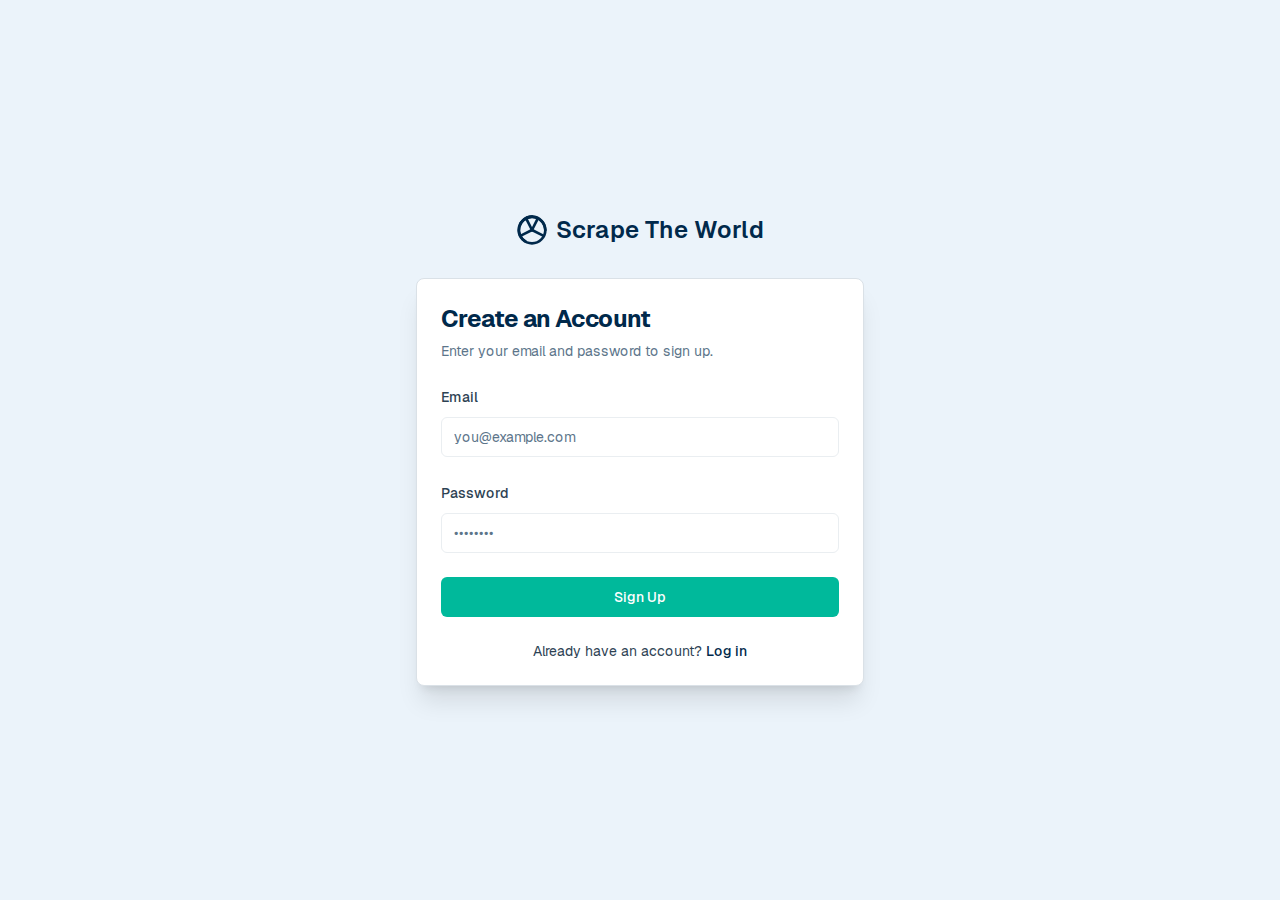
<file: signup.html>
<!DOCTYPE html><html lang="en"><head><meta charSet="utf-8"/><meta name="viewport" content="width=device-width, initial-scale=1"/><link rel="preload" href="/_next/static/media/569ce4b8f30dc480-s.p.woff2" as="font" crossorigin="" type="font/woff2"/><link rel="preload" href="/_next/static/media/93f479601ee12b01-s.p.woff2" as="font" crossorigin="" type="font/woff2"/><link rel="stylesheet" href="/_next/static/css/75cd27cd51973055.css" data-precedence="next"/><link rel="preload" as="script" fetchPriority="low" href="/_next/static/chunks/webpack-df70cda71feca323.js"/><script src="/_next/static/chunks/4bd1b696-75688abf446dcbb2.js" async=""></script><script src="/_next/static/chunks/684-00c081a34dffb59a.js" async=""></script><script src="/_next/static/chunks/main-app-88a0a9742c364011.js" async=""></script><script src="/_next/static/chunks/31c8c831-8e7c37ca35156f1a.js" async=""></script><script src="/_next/static/chunks/352-8b927ce114b02650.js" async=""></script><script src="/_next/static/chunks/494-bac074cb5daf7076.js" async=""></script><script src="/_next/static/chunks/514-d4e33de25d647e53.js" async=""></script><script src="/_next/static/chunks/440-b7bda2f470cbcaf3.js" async=""></script><script src="/_next/static/chunks/app/layout-56f9e9fba0c33e2a.js" async=""></script><script src="/_next/static/chunks/app/error-6f3b8ed32ddb2289.js" async=""></script><script src="/_next/static/chunks/244-a6fa9cb351299c73.js" async=""></script><script src="/_next/static/chunks/521-8b60d998ee20a562.js" async=""></script><script src="/_next/static/chunks/app/(auth)/signup/page-9abde001d8598a2d.js" async=""></script><meta name="next-size-adjust" content=""/><title>Sign Up - Scrape the World</title><meta name="description" content="Create your Scrape the World account."/><link rel="icon" href="/favicon.ico" type="image/x-icon" sizes="16x16"/><script src="/_next/static/chunks/polyfills-42372ed130431b0a.js" noModule=""></script></head><body class="__variable_5cfdac __variable_9a8899 font-sans antialiased"><div class="flex flex-col min-h-screen"><header class="sticky top-0 z-50 w-full border-b bg-background/95 backdrop-blur supports-[backdrop-filter]:bg-background/60 shadow-sm"><div class="container flex h-16 items-center"><div class="animate-pulse bg-muted h-7 w-7 rounded-full"></div><div class="animate-pulse rounded-md bg-muted h-6 w-32 ml-2"></div><div class="ml-auto flex items-center gap-5"><div class="animate-pulse rounded-md bg-muted h-6 w-16"></div><div class="animate-pulse rounded-md bg-muted h-6 w-16"></div><div class="animate-pulse rounded-md bg-muted h-6 w-16"></div></div></div></header><main class="flex-grow container mx-auto p-4"><div class="animate-pulse rounded-md bg-muted h-64 w-full mb-4"></div><div class="animate-pulse rounded-md bg-muted h-32 w-full"></div></main></div><script src="/_next/static/chunks/webpack-df70cda71feca323.js" async=""></script><script>(self.__next_f=self.__next_f||[]).push([0])</script><script>self.__next_f.push([1,"1:\"$Sreact.fragment\"\n2:I[2905,[\"855\",\"static/chunks/31c8c831-8e7c37ca35156f1a.js\",\"352\",\"static/chunks/352-8b927ce114b02650.js\",\"494\",\"static/chunks/494-bac074cb5daf7076.js\",\"514\",\"static/chunks/514-d4e33de25d647e53.js\",\"440\",\"static/chunks/440-b7bda2f470cbcaf3.js\",\"177\",\"static/chunks/app/layout-56f9e9fba0c33e2a.js\"],\"ThemeProvider\"]\n3:I[4403,[\"855\",\"static/chunks/31c8c831-8e7c37ca35156f1a.js\",\"352\",\"static/chunks/352-8b927ce114b02650.js\",\"494\",\"static/chunks/494-bac074cb5daf7076.js\",\"514\",\"static/chunks/514-d4e33de25d647e53.js\",\"440\",\"static/chunks/440-b7bda2f470cbcaf3.js\",\"177\",\"static/chunks/app/layout-56f9e9fba0c33e2a.js\"],\"AuthProvider\"]\n4:I[9375,[\"855\",\"static/chunks/31c8c831-8e7c37ca35156f1a.js\",\"352\",\"static/chunks/352-8b927ce114b02650.js\",\"494\",\"static/chunks/494-bac074cb5daf7076.js\",\"514\",\"static/chunks/514-d4e33de25d647e53.js\",\"440\",\"static/chunks/440-b7bda2f470cbcaf3.js\",\"177\",\"static/chunks/app/layout-56f9e9fba0c33e2a.js\"],\"default\"]\n5:I[7555,[],\"\"]\n6:I[1901,[\"352\",\"static/chunks/352-8b927ce114b02650.js\",\"39\",\"static/chunks/app/error-6f3b8ed32ddb2289.js\"],\"default\"]\n7:I[1295,[],\"\"]\n8:I[2558,[\"855\",\"static/chunks/31c8c831-8e7c37ca35156f1a.js\",\"352\",\"static/chunks/352-8b927ce114b02650.js\",\"494\",\"static/chunks/494-bac074cb5daf7076.js\",\"514\",\"static/chunks/514-d4e33de25d647e53.js\",\"440\",\"static/chunks/440-b7bda2f470cbcaf3.js\",\"177\",\"static/chunks/app/layout-56f9e9fba0c33e2a.js\"],\"Toaster\"]\n9:I[6874,[\"855\",\"static/chunks/31c8c831-8e7c37ca35156f1a.js\",\"352\",\"static/chunks/352-8b927ce114b02650.js\",\"494\",\"static/chunks/494-bac074cb5daf7076.js\",\"244\",\"static/chunks/244-a6fa9cb351299c73.js\",\"521\",\"static/chunks/521-8b60d998ee20a562.js\",\"271\",\"static/chunks/app/(auth)/signup/page-9abde001d8598a2d.js\"],\"\"]\na:I[2949,[\"855\",\"static/chunks/31c8c831-8e7c37ca35156f1a.js\",\"352\",\"static/chunks/352-8b927ce114b02650.js\",\"494\",\"static/chunks/494-bac074cb5daf7076.js\",\"244\",\"static/chunks/244-a6fa9cb351299c73.js\",\"521\",\"static/chunks/521-8b60d998ee20a562.js\",\"271\",\"static/chunks/app/(auth)/signup/page-9abde001d8598a2d.js\"]"])</script><script>self.__next_f.push([1,",\"AuthForm\"]\nb:I[9665,[],\"OutletBoundary\"]\ne:I[9665,[],\"ViewportBoundary\"]\n10:I[9665,[],\"MetadataBoundary\"]\n12:I[6614,[],\"\"]\n:HL[\"/_next/static/media/569ce4b8f30dc480-s.p.woff2\",\"font\",{\"crossOrigin\":\"\",\"type\":\"font/woff2\"}]\n:HL[\"/_next/static/media/93f479601ee12b01-s.p.woff2\",\"font\",{\"crossOrigin\":\"\",\"type\":\"font/woff2\"}]\n:HL[\"/_next/static/css/75cd27cd51973055.css\",\"style\"]\n"])</script><script>self.__next_f.push([1,"0:{\"P\":null,\"b\":\"LPifrm15OuzQI4OzxAiD6\",\"p\":\"\",\"c\":[\"\",\"signup\"],\"i\":false,\"f\":[[[\"\",{\"children\":[\"(auth)\",{\"children\":[\"signup\",{\"children\":[\"__PAGE__\",{}]}]}]},\"$undefined\",\"$undefined\",true],[\"\",[\"$\",\"$1\",\"c\",{\"children\":[[[\"$\",\"link\",\"0\",{\"rel\":\"stylesheet\",\"href\":\"/_next/static/css/75cd27cd51973055.css\",\"precedence\":\"next\",\"crossOrigin\":\"$undefined\",\"nonce\":\"$undefined\"}]],[\"$\",\"html\",null,{\"lang\":\"en\",\"suppressHydrationWarning\":true,\"children\":[\"$\",\"body\",null,{\"className\":\"__variable_5cfdac __variable_9a8899 font-sans antialiased\",\"children\":[\"$\",\"$L2\",null,{\"defaultTheme\":\"system\",\"storageKey\":\"stw-theme\",\"children\":[\"$\",\"$L3\",null,{\"children\":[[\"$\",\"$L4\",null,{}],[\"$\",\"$L5\",null,{\"parallelRouterKey\":\"children\",\"error\":\"$6\",\"errorStyles\":[],\"errorScripts\":[],\"template\":[\"$\",\"$L7\",null,{}],\"templateStyles\":\"$undefined\",\"templateScripts\":\"$undefined\",\"notFound\":[[[\"$\",\"title\",null,{\"children\":\"404: This page could not be found.\"}],[\"$\",\"div\",null,{\"style\":{\"fontFamily\":\"system-ui,\\\"Segoe UI\\\",Roboto,Helvetica,Arial,sans-serif,\\\"Apple Color Emoji\\\",\\\"Segoe UI Emoji\\\"\",\"height\":\"100vh\",\"textAlign\":\"center\",\"display\":\"flex\",\"flexDirection\":\"column\",\"alignItems\":\"center\",\"justifyContent\":\"center\"},\"children\":[\"$\",\"div\",null,{\"children\":[[\"$\",\"style\",null,{\"dangerouslySetInnerHTML\":{\"__html\":\"body{color:#000;background:#fff;margin:0}.next-error-h1{border-right:1px solid rgba(0,0,0,.3)}@media (prefers-color-scheme:dark){body{color:#fff;background:#000}.next-error-h1{border-right:1px solid rgba(255,255,255,.3)}}\"}}],[\"$\",\"h1\",null,{\"className\":\"next-error-h1\",\"style\":{\"display\":\"inline-block\",\"margin\":\"0 20px 0 0\",\"padding\":\"0 23px 0 0\",\"fontSize\":24,\"fontWeight\":500,\"verticalAlign\":\"top\",\"lineHeight\":\"49px\"},\"children\":404}],[\"$\",\"div\",null,{\"style\":{\"display\":\"inline-block\"},\"children\":[\"$\",\"h2\",null,{\"style\":{\"fontSize\":14,\"fontWeight\":400,\"lineHeight\":\"49px\",\"margin\":0},\"children\":\"This page could not be found.\"}]}]]}]}]],[]],\"forbidden\":\"$undefined\",\"unauthorized\":\"$undefined\"}],[\"$\",\"$L8\",null,{}]]}]}]}]}]]}],{\"children\":[\"(auth)\",[\"$\",\"$1\",\"c\",{\"children\":[null,[\"$\",\"div\",null,{\"className\":\"flex min-h-screen flex-col items-center justify-center bg-secondary p-4\",\"children\":[\"$\",\"$L5\",null,{\"parallelRouterKey\":\"children\",\"error\":\"$undefined\",\"errorStyles\":\"$undefined\",\"errorScripts\":\"$undefined\",\"template\":[\"$\",\"$L7\",null,{}],\"templateStyles\":\"$undefined\",\"templateScripts\":\"$undefined\",\"notFound\":[[[\"$\",\"title\",null,{\"children\":\"404: This page could not be found.\"}],[\"$\",\"div\",null,{\"style\":\"$0:f:0:1:1:props:children:1:props:children:props:children:props:children:props:children:1:props:notFound:0:1:props:style\",\"children\":[\"$\",\"div\",null,{\"children\":[[\"$\",\"style\",null,{\"dangerouslySetInnerHTML\":{\"__html\":\"body{color:#000;background:#fff;margin:0}.next-error-h1{border-right:1px solid rgba(0,0,0,.3)}@media (prefers-color-scheme:dark){body{color:#fff;background:#000}.next-error-h1{border-right:1px solid rgba(255,255,255,.3)}}\"}}],[\"$\",\"h1\",null,{\"className\":\"next-error-h1\",\"style\":\"$0:f:0:1:1:props:children:1:props:children:props:children:props:children:props:children:1:props:notFound:0:1:props:children:props:children:1:props:style\",\"children\":404}],[\"$\",\"div\",null,{\"style\":\"$0:f:0:1:1:props:children:1:props:children:props:children:props:children:props:children:1:props:notFound:0:1:props:children:props:children:2:props:style\",\"children\":[\"$\",\"h2\",null,{\"style\":\"$0:f:0:1:1:props:children:1:props:children:props:children:props:children:props:children:1:props:notFound:0:1:props:children:props:children:2:props:children:props:style\",\"children\":\"This page could not be found.\"}]}]]}]}]],[]],\"forbidden\":\"$undefined\",\"unauthorized\":\"$undefined\"}]}]]}],{\"children\":[\"signup\",[\"$\",\"$1\",\"c\",{\"children\":[null,[\"$\",\"$L5\",null,{\"parallelRouterKey\":\"children\",\"error\":\"$undefined\",\"errorStyles\":\"$undefined\",\"errorScripts\":\"$undefined\",\"template\":[\"$\",\"$L7\",null,{}],\"templateStyles\":\"$undefined\",\"templateScripts\":\"$undefined\",\"notFound\":\"$undefined\",\"forbidden\":\"$undefined\",\"unauthorized\":\"$undefined\"}]]}],{\"children\":[\"__PAGE__\",[\"$\",\"$1\",\"c\",{\"children\":[[\"$\",\"div\",null,{\"className\":\"w-full max-w-md space-y-6\",\"children\":[[\"$\",\"$L9\",null,{\"href\":\"/\",\"className\":\"flex items-center justify-center gap-2 mb-8\",\"prefetch\":false,\"children\":[[\"$\",\"svg\",null,{\"className\":\"h-8 w-8 text-primary\",\"xmlns\":\"http://www.w3.org/2000/svg\",\"viewBox\":\"0 0 24 24\",\"fill\":\"none\",\"stroke\":\"currentColor\",\"strokeWidth\":\"2\",\"strokeLinecap\":\"round\",\"strokeLinejoin\":\"round\",\"children\":[[\"$\",\"circle\",null,{\"cx\":\"12\",\"cy\":\"12\",\"r\":\"10\"}],[\"$\",\"path\",null,{\"d\":\"M12 2a10 10 0 0 0-4.95 18.55\"}],[\"$\",\"path\",null,{\"d\":\"M22 12a10 10 0 0 0-18.55-4.95\"}],[\"$\",\"path\",null,{\"d\":\"M12 12l-8 4\"}],[\"$\",\"path\",null,{\"d\":\"M12 12l8 4\"}],[\"$\",\"path\",null,{\"d\":\"M12 12l-4-8\"}],[\"$\",\"path\",null,{\"d\":\"M12 12l4-8\"}]]}],[\"$\",\"span\",null,{\"className\":\"font-semibold text-2xl text-primary\",\"children\":\"Scrape The World\"}]]}],[\"$\",\"$La\",null,{\"mode\":\"signup\"}]]}],\"$undefined\",null,[\"$\",\"$Lb\",null,{\"children\":[\"$Lc\",\"$Ld\",null]}]]}],{},null,false]},null,false]},null,false]},null,false],[\"$\",\"$1\",\"h\",{\"children\":[null,[\"$\",\"$1\",\"HATofVewiNK_B6F3OVXa6\",{\"children\":[[\"$\",\"$Le\",null,{\"children\":\"$Lf\"}],[\"$\",\"meta\",null,{\"name\":\"next-size-adjust\",\"content\":\"\"}]]}],[\"$\",\"$L10\",null,{\"children\":\"$L11\"}]]}],false]],\"m\":\"$undefined\",\"G\":[\"$12\",\"$undefined\"],\"s\":false,\"S\":true}\n"])</script><script>self.__next_f.push([1,"f:[[\"$\",\"meta\",\"0\",{\"charSet\":\"utf-8\"}],[\"$\",\"meta\",\"1\",{\"name\":\"viewport\",\"content\":\"width=device-width, initial-scale=1\"}]]\nc:null\n"])</script><script>self.__next_f.push([1,"d:null\n11:[[\"$\",\"title\",\"0\",{\"children\":\"Sign Up - Scrape the World\"}],[\"$\",\"meta\",\"1\",{\"name\":\"description\",\"content\":\"Create your Scrape the World account.\"}],[\"$\",\"link\",\"2\",{\"rel\":\"icon\",\"href\":\"/favicon.ico\",\"type\":\"image/x-icon\",\"sizes\":\"16x16\"}]]\n"])</script></body></html>
</file>
<file: _next/static/css/75cd27cd51973055.css>
@font-face{font-family:Geist;font-style:normal;font-weight:100 900;font-display:swap;src:url(/_next/static/media/8d697b304b401681-s.woff2) format("woff2");unicode-range:u+0301,u+0400-045f,u+0490-0491,u+04b0-04b1,u+2116}@font-face{font-family:Geist;font-style:normal;font-weight:100 900;font-display:swap;src:url(/_next/static/media/ba015fad6dcf6784-s.woff2) format("woff2");unicode-range:u+0100-02ba,u+02bd-02c5,u+02c7-02cc,u+02ce-02d7,u+02dd-02ff,u+0304,u+0308,u+0329,u+1d00-1dbf,u+1e00-1e9f,u+1ef2-1eff,u+2020,u+20a0-20ab,u+20ad-20c0,u+2113,u+2c60-2c7f,u+a720-a7ff}@font-face{font-family:Geist;font-style:normal;font-weight:100 900;font-display:swap;src:url(/_next/static/media/569ce4b8f30dc480-s.p.woff2) format("woff2");unicode-range:u+00??,u+0131,u+0152-0153,u+02bb-02bc,u+02c6,u+02da,u+02dc,u+0304,u+0308,u+0329,u+2000-206f,u+20ac,u+2122,u+2191,u+2193,u+2212,u+2215,u+feff,u+fffd}@font-face{font-family:Geist Fallback;src:local("Arial");ascent-override:95.94%;descent-override:28.16%;line-gap-override:0.00%;size-adjust:104.76%}.__className_5cfdac{font-family:Geist,Geist Fallback;font-style:normal}.__variable_5cfdac{--font-geist-sans:"Geist","Geist Fallback"}@font-face{font-family:Geist Mono;font-style:normal;font-weight:100 900;font-display:swap;src:url(/_next/static/media/9610d9e46709d722-s.woff2) format("woff2");unicode-range:u+0301,u+0400-045f,u+0490-0491,u+04b0-04b1,u+2116}@font-face{font-family:Geist Mono;font-style:normal;font-weight:100 900;font-display:swap;src:url(/_next/static/media/747892c23ea88013-s.woff2) format("woff2");unicode-range:u+0100-02ba,u+02bd-02c5,u+02c7-02cc,u+02ce-02d7,u+02dd-02ff,u+0304,u+0308,u+0329,u+1d00-1dbf,u+1e00-1e9f,u+1ef2-1eff,u+2020,u+20a0-20ab,u+20ad-20c0,u+2113,u+2c60-2c7f,u+a720-a7ff}@font-face{font-family:Geist Mono;font-style:normal;font-weight:100 900;font-display:swap;src:url(/_next/static/media/93f479601ee12b01-s.p.woff2) format("woff2");unicode-range:u+00??,u+0131,u+0152-0153,u+02bb-02bc,u+02c6,u+02da,u+02dc,u+0304,u+0308,u+0329,u+2000-206f,u+20ac,u+2122,u+2191,u+2193,u+2212,u+2215,u+feff,u+fffd}@font-face{font-family:Geist Mono Fallback;src:local("Arial");ascent-override:74.67%;descent-override:21.92%;line-gap-override:0.00%;size-adjust:134.59%}.__className_9a8899{font-family:Geist Mono,Geist Mono Fallback;font-style:normal}.__variable_9a8899{--font-geist-mono:"Geist Mono","Geist Mono Fallback"}*,:after,:before{--tw-border-spacing-x:0;--tw-border-spacing-y:0;--tw-translate-x:0;--tw-translate-y:0;--tw-rotate:0;--tw-skew-x:0;--tw-skew-y:0;--tw-scale-x:1;--tw-scale-y:1;--tw-pan-x: ;--tw-pan-y: ;--tw-pinch-zoom: ;--tw-scroll-snap-strictness:proximity;--tw-gradient-from-position: ;--tw-gradient-via-position: ;--tw-gradient-to-position: ;--tw-ordinal: ;--tw-slashed-zero: ;--tw-numeric-figure: ;--tw-numeric-spacing: ;--tw-numeric-fraction: ;--tw-ring-inset: ;--tw-ring-offset-width:0px;--tw-ring-offset-color:#fff;--tw-ring-color:rgb(59 130 246/0.5);--tw-ring-offset-shadow:0 0 #0000;--tw-ring-shadow:0 0 #0000;--tw-shadow:0 0 #0000;--tw-shadow-colored:0 0 #0000;--tw-blur: ;--tw-brightness: ;--tw-contrast: ;--tw-grayscale: ;--tw-hue-rotate: ;--tw-invert: ;--tw-saturate: ;--tw-sepia: ;--tw-drop-shadow: ;--tw-backdrop-blur: ;--tw-backdrop-brightness: ;--tw-backdrop-contrast: ;--tw-backdrop-grayscale: ;--tw-backdrop-hue-rotate: ;--tw-backdrop-invert: ;--tw-backdrop-opacity: ;--tw-backdrop-saturate: ;--tw-backdrop-sepia: ;--tw-contain-size: ;--tw-contain-layout: ;--tw-contain-paint: ;--tw-contain-style: }::backdrop{--tw-border-spacing-x:0;--tw-border-spacing-y:0;--tw-translate-x:0;--tw-translate-y:0;--tw-rotate:0;--tw-skew-x:0;--tw-skew-y:0;--tw-scale-x:1;--tw-scale-y:1;--tw-pan-x: ;--tw-pan-y: ;--tw-pinch-zoom: ;--tw-scroll-snap-strictness:proximity;--tw-gradient-from-position: ;--tw-gradient-via-position: ;--tw-gradient-to-position: ;--tw-ordinal: ;--tw-slashed-zero: ;--tw-numeric-figure: ;--tw-numeric-spacing: ;--tw-numeric-fraction: ;--tw-ring-inset: ;--tw-ring-offset-width:0px;--tw-ring-offset-color:#fff;--tw-ring-color:rgb(59 130 246/0.5);--tw-ring-offset-shadow:0 0 #0000;--tw-ring-shadow:0 0 #0000;--tw-shadow:0 0 #0000;--tw-shadow-colored:0 0 #0000;--tw-blur: ;--tw-brightness: ;--tw-contrast: ;--tw-grayscale: ;--tw-hue-rotate: ;--tw-invert: ;--tw-saturate: ;--tw-sepia: ;--tw-drop-shadow: ;--tw-backdrop-blur: ;--tw-backdrop-brightness: ;--tw-backdrop-contrast: ;--tw-backdrop-grayscale: ;--tw-backdrop-hue-rotate: ;--tw-backdrop-invert: ;--tw-backdrop-opacity: ;--tw-backdrop-saturate: ;--tw-backdrop-sepia: ;--tw-contain-size: ;--tw-contain-layout: ;--tw-contain-paint: ;--tw-contain-style: }/*
! tailwindcss v3.4.17 | MIT License | https://tailwindcss.com
*/*,:after,:before{box-sizing:border-box;border:0 solid #e5e7eb}:after,:before{--tw-content:""}:host,html{line-height:1.5;-webkit-text-size-adjust:100%;-moz-tab-size:4;tab-size:4;font-family:var(--font-geist-sans),system-ui,sans-serif;font-feature-settings:normal;font-variation-settings:normal;-webkit-tap-highlight-color:transparent}body{margin:0;line-height:inherit}hr{height:0;color:inherit;border-top-width:1px}abbr:where([title]){text-decoration:underline dotted}h1,h2,h3,h4,h5,h6{font-size:inherit;font-weight:inherit}a{color:inherit;text-decoration:inherit}b,strong{font-weight:bolder}code,kbd,pre,samp{font-family:var(--font-geist-mono),monospace;font-feature-settings:normal;font-variation-settings:normal;font-size:1em}small{font-size:80%}sub,sup{font-size:75%;line-height:0;position:relative;vertical-align:baseline}sub{bottom:-.25em}sup{top:-.5em}table{text-indent:0;border-color:inherit;border-collapse:collapse}button,input,optgroup,select,textarea{font-family:inherit;font-feature-settings:inherit;font-variation-settings:inherit;font-size:100%;font-weight:inherit;line-height:inherit;letter-spacing:inherit;color:inherit;margin:0;padding:0}button,select{text-transform:none}button,input:where([type=button]),input:where([type=reset]),input:where([type=submit]){-webkit-appearance:button;background-color:transparent;background-image:none}:-moz-focusring{outline:auto}:-moz-ui-invalid{box-shadow:none}progress{vertical-align:baseline}::-webkit-inner-spin-button,::-webkit-outer-spin-button{height:auto}[type=search]{-webkit-appearance:textfield;outline-offset:-2px}::-webkit-search-decoration{-webkit-appearance:none}::-webkit-file-upload-button{-webkit-appearance:button;font:inherit}summary{display:list-item}blockquote,dd,dl,figure,h1,h2,h3,h4,h5,h6,hr,p,pre{margin:0}fieldset{margin:0}fieldset,legend{padding:0}menu,ol,ul{list-style:none;margin:0;padding:0}dialog{padding:0}textarea{resize:vertical}input::placeholder,textarea::placeholder{opacity:1;color:#9ca3af}[role=button],button{cursor:pointer}:disabled{cursor:default}audio,canvas,embed,iframe,img,object,svg,video{display:block;vertical-align:middle}img,video{max-width:100%;height:auto}[hidden]:where(:not([hidden=until-found])){display:none}:root{--background:0 0% 100%;--foreground:207 30% 25%;--card:0 0% 100%;--card-foreground:207 30% 25%;--popover:0 0% 100%;--popover-foreground:207 30% 25%;--primary:207.3 100% 14.7%;--primary-foreground:0 0% 98%;--secondary:207 60% 95%;--secondary-foreground:207 100% 14.7%;--muted:207 30% 96%;--muted-foreground:207 20% 45%;--accent:170.1 100% 36.3%;--accent-foreground:0 0% 100%;--destructive:0 84.2% 60.2%;--destructive-foreground:0 0% 98%;--border:207 20% 88%;--input:207 20% 93%;--ring:170.1 100% 36.3%;--radius:0.5rem;--chart-1:12 76% 61%;--chart-2:173 58% 39%;--chart-3:197 37% 24%;--chart-4:43 74% 66%;--chart-5:27 87% 67%;--sidebar-background:207 60% 98%;--sidebar-foreground:207 30% 25%;--sidebar-primary:207.3 100% 14.7%;--sidebar-primary-foreground:0 0% 98%;--sidebar-accent:170.1 100% 36.3%;--sidebar-accent-foreground:0 0% 100%;--sidebar-border:207 20% 88%;--sidebar-ring:170.1 100% 36.3%}.dark{--background:207 30% 10%;--foreground:207 20% 92%;--card:207 30% 12%;--card-foreground:207 20% 92%;--popover:207 30% 12%;--popover-foreground:207 20% 92%;--primary:170.1 100% 40%;--primary-foreground:207 100% 5%;--secondary:207 30% 15%;--secondary-foreground:207 20% 92%;--muted:207 30% 20%;--muted-foreground:207 20% 65%;--accent:190.1 95.8% 74.5%;--accent-foreground:207 100% 10%;--destructive:0 62.8% 30.6%;--destructive-foreground:0 0% 98%;--border:207 20% 25%;--input:207 20% 22%;--ring:170.1 100% 40%;--chart-1:220 70% 50%;--chart-2:160 60% 45%;--chart-3:30 80% 55%;--chart-4:280 65% 60%;--chart-5:340 75% 55%;--sidebar-background:207 30% 8%;--sidebar-foreground:207 20% 92%;--sidebar-primary:170.1 100% 40%;--sidebar-primary-foreground:207 100% 5%;--sidebar-accent:190.1 95.8% 74.5%;--sidebar-accent-foreground:207 100% 10%;--sidebar-border:207 20% 25%;--sidebar-ring:170.1 100% 40%}*{border-color:hsl(var(--border))}body{background-color:hsl(var(--background));color:hsl(var(--foreground))}.container{width:100%}@media (min-width:640px){.container{max-width:640px}}@media (min-width:768px){.container{max-width:768px}}@media (min-width:1024px){.container{max-width:1024px}}@media (min-width:1280px){.container{max-width:1280px}}@media (min-width:1536px){.container{max-width:1536px}}.sr-only{position:absolute;width:1px;height:1px;padding:0;margin:-1px;overflow:hidden;clip:rect(0,0,0,0);white-space:nowrap;border-width:0}.pointer-events-none{pointer-events:none}.pointer-events-auto{pointer-events:auto}.visible{visibility:visible}.invisible{visibility:hidden}.fixed{position:fixed}.absolute{position:absolute}.relative{position:relative}.sticky{position:sticky}.inset-0{inset:0}.inset-x-0{left:0;right:0}.inset-y-0{top:0;bottom:0}.bottom-0{bottom:0}.left-0{left:0}.left-1{left:.25rem}.left-1\/2{left:50%}.left-2{left:.5rem}.left-\[50\%\]{left:50%}.right-0{right:0}.right-1{right:.25rem}.right-2{right:.5rem}.right-3{right:.75rem}.right-4{right:1rem}.top-0{top:0}.top-1\.5{top:.375rem}.top-1\/2{top:50%}.top-1\/4{top:25%}.top-2{top:.5rem}.top-3\.5{top:.875rem}.top-4{top:1rem}.top-\[50\%\]{top:50%}.-z-10{z-index:-10}.z-10{z-index:10}.z-20{z-index:20}.z-50{z-index:50}.z-\[100\]{z-index:100}.-mx-1{margin-left:-.25rem;margin-right:-.25rem}.mx-2{margin-left:.5rem;margin-right:.5rem}.mx-3\.5{margin-left:.875rem;margin-right:.875rem}.mx-auto{margin-left:auto;margin-right:auto}.my-0\.5{margin-top:.125rem;margin-bottom:.125rem}.my-1{margin-top:.25rem}.mb-1,.my-1{margin-bottom:.25rem}.mb-12{margin-bottom:3rem}.mb-2{margin-bottom:.5rem}.mb-4{margin-bottom:1rem}.mb-6{margin-bottom:1.5rem}.mb-8{margin-bottom:2rem}.ml-2{margin-left:.5rem}.ml-4{margin-left:1rem}.ml-auto{margin-left:auto}.mr-2{margin-right:.5rem}.mr-3{margin-right:.75rem}.mr-6{margin-right:1.5rem}.mt-1{margin-top:.25rem}.mt-16{margin-top:4rem}.mt-2{margin-top:.5rem}.mt-4{margin-top:1rem}.mt-auto{margin-top:auto}.block{display:block}.flex{display:flex}.inline-flex{display:inline-flex}.table{display:table}.grid{display:grid}.hidden{display:none}.aspect-square{aspect-ratio:1/1}.aspect-video{aspect-ratio:16/9}.size-4{width:1rem;height:1rem}.h-10{height:2.5rem}.h-11{height:2.75rem}.h-12{height:3rem}.h-16{height:4rem}.h-2{height:.5rem}.h-2\.5{height:.625rem}.h-3\.5{height:.875rem}.h-4{height:1rem}.h-5{height:1.25rem}.h-6{height:1.5rem}.h-7{height:1.75rem}.h-72{height:18rem}.h-8{height:2rem}.h-9{height:2.25rem}.h-96{height:24rem}.h-\[1\.2rem\]{height:1.2rem}.h-\[1px\]{height:1px}.h-\[var\(--radix-select-trigger-height\)\]{height:var(--radix-select-trigger-height)}.h-full{height:100%}.h-px{height:1px}.h-svh{height:100svh}.max-h-96{max-height:24rem}.max-h-screen{max-height:100vh}.min-h-0{min-height:0}.min-h-\[40px\]{min-height:40px}.min-h-\[80px\]{min-height:80px}.min-h-screen{min-height:100vh}.min-h-svh{min-height:100svh}.w-0{width:0}.w-1{width:.25rem}.w-10{width:2.5rem}.w-11{width:2.75rem}.w-12{width:3rem}.w-2{width:.5rem}.w-2\.5{width:.625rem}.w-3\.5{width:.875rem}.w-3\/4{width:75%}.w-4{width:1rem}.w-5{width:1.25rem}.w-56{width:14rem}.w-6{width:1.5rem}.w-7{width:1.75rem}.w-72{width:18rem}.w-8{width:2rem}.w-9{width:2.25rem}.w-96{width:24rem}.w-\[--sidebar-width\]{width:var(--sidebar-width)}.w-\[1\.2rem\]{width:1.2rem}.w-\[1px\]{width:1px}.w-auto{width:auto}.w-full{width:100%}.min-w-0{min-width:0}.min-w-5{min-width:1.25rem}.min-w-\[12rem\]{min-width:12rem}.min-w-\[8rem\]{min-width:8rem}.min-w-\[var\(--radix-select-trigger-width\)\]{min-width:var(--radix-select-trigger-width)}.max-w-2xl{max-width:42rem}.max-w-3xl{max-width:48rem}.max-w-4xl{max-width:56rem}.max-w-\[--skeleton-width\]{max-width:var(--skeleton-width)}.max-w-\[700px\]{max-width:700px}.max-w-\[900px\]{max-width:900px}.max-w-lg{max-width:32rem}.max-w-md{max-width:28rem}.max-w-xl{max-width:36rem}.flex-1{flex:1 1 0%}.shrink-0{flex-shrink:0}.flex-grow,.grow{flex-grow:1}.caption-bottom{caption-side:bottom}.border-collapse{border-collapse:collapse}.-translate-x-1\/2{--tw-translate-x:-50%}.-translate-x-1\/2,.-translate-x-px{transform:translate(var(--tw-translate-x),var(--tw-translate-y)) rotate(var(--tw-rotate)) skewX(var(--tw-skew-x)) skewY(var(--tw-skew-y)) scaleX(var(--tw-scale-x)) scaleY(var(--tw-scale-y))}.-translate-x-px{--tw-translate-x:-1px}.-translate-y-1\/2{--tw-translate-y:-50%}.-translate-y-1\/2,.translate-x-\[-50\%\]{transform:translate(var(--tw-translate-x),var(--tw-translate-y)) rotate(var(--tw-rotate)) skewX(var(--tw-skew-x)) skewY(var(--tw-skew-y)) scaleX(var(--tw-scale-x)) scaleY(var(--tw-scale-y))}.translate-x-\[-50\%\]{--tw-translate-x:-50%}.translate-x-px{--tw-translate-x:1px}.translate-x-px,.translate-y-\[-50\%\]{transform:translate(var(--tw-translate-x),var(--tw-translate-y)) rotate(var(--tw-rotate)) skewX(var(--tw-skew-x)) skewY(var(--tw-skew-y)) scaleX(var(--tw-scale-x)) scaleY(var(--tw-scale-y))}.translate-y-\[-50\%\]{--tw-translate-y:-50%}.transform{transform:translate(var(--tw-translate-x),var(--tw-translate-y)) rotate(var(--tw-rotate)) skewX(var(--tw-skew-x)) skewY(var(--tw-skew-y)) scaleX(var(--tw-scale-x)) scaleY(var(--tw-scale-y))}@keyframes fade-in{0%{opacity:0;transform:translateY(10px)}to{opacity:1;transform:translateY(0)}}.animate-fade-in{animation:fade-in .5s ease-out forwards}@keyframes pulse{50%{opacity:.5}}.animate-pulse{animation:pulse 2s cubic-bezier(.4,0,.6,1) infinite}.cursor-default{cursor:default}.cursor-pointer{cursor:pointer}.touch-none{touch-action:none}.select-none{user-select:none}.list-inside{list-style-position:inside}.list-disc{list-style-type:disc}.grid-cols-1{grid-template-columns:repeat(1,minmax(0,1fr))}.flex-row{flex-direction:row}.flex-col{flex-direction:column}.flex-col-reverse{flex-direction:column-reverse}.flex-wrap{flex-wrap:wrap}.items-start{align-items:flex-start}.items-end{align-items:flex-end}.items-center{align-items:center}.items-stretch{align-items:stretch}.justify-center{justify-content:center}.justify-between{justify-content:space-between}.gap-1{gap:.25rem}.gap-1\.5{gap:.375rem}.gap-2{gap:.5rem}.gap-3{gap:.75rem}.gap-4{gap:1rem}.gap-5{gap:1.25rem}.gap-6{gap:1.5rem}.gap-8{gap:2rem}.space-x-1>:not([hidden])~:not([hidden]){--tw-space-x-reverse:0;margin-right:calc(.25rem * var(--tw-space-x-reverse));margin-left:calc(.25rem * calc(1 - var(--tw-space-x-reverse)))}.space-x-4>:not([hidden])~:not([hidden]){--tw-space-x-reverse:0;margin-right:calc(1rem * var(--tw-space-x-reverse));margin-left:calc(1rem * calc(1 - var(--tw-space-x-reverse)))}.space-y-1>:not([hidden])~:not([hidden]){--tw-space-y-reverse:0;margin-top:calc(.25rem * calc(1 - var(--tw-space-y-reverse)));margin-bottom:calc(.25rem * var(--tw-space-y-reverse))}.space-y-1\.5>:not([hidden])~:not([hidden]){--tw-space-y-reverse:0;margin-top:calc(.375rem * calc(1 - var(--tw-space-y-reverse)));margin-bottom:calc(.375rem * var(--tw-space-y-reverse))}.space-y-2>:not([hidden])~:not([hidden]){--tw-space-y-reverse:0;margin-top:calc(.5rem * calc(1 - var(--tw-space-y-reverse)));margin-bottom:calc(.5rem * var(--tw-space-y-reverse))}.space-y-3>:not([hidden])~:not([hidden]){--tw-space-y-reverse:0;margin-top:calc(.75rem * calc(1 - var(--tw-space-y-reverse)));margin-bottom:calc(.75rem * var(--tw-space-y-reverse))}.space-y-4>:not([hidden])~:not([hidden]){--tw-space-y-reverse:0;margin-top:calc(1rem * calc(1 - var(--tw-space-y-reverse)));margin-bottom:calc(1rem * var(--tw-space-y-reverse))}.space-y-6>:not([hidden])~:not([hidden]){--tw-space-y-reverse:0;margin-top:calc(1.5rem * calc(1 - var(--tw-space-y-reverse)));margin-bottom:calc(1.5rem * var(--tw-space-y-reverse))}.space-y-8>:not([hidden])~:not([hidden]){--tw-space-y-reverse:0;margin-top:calc(2rem * calc(1 - var(--tw-space-y-reverse)));margin-bottom:calc(2rem * var(--tw-space-y-reverse))}.overflow-auto{overflow:auto}.overflow-hidden{overflow:hidden}.whitespace-nowrap{white-space:nowrap}.rounded-\[2px\]{border-radius:2px}.rounded-\[inherit\]{border-radius:inherit}.rounded-full{border-radius:9999px}.rounded-lg{border-radius:var(--radius)}.rounded-md{border-radius:calc(var(--radius) - 2px)}.rounded-sm{border-radius:calc(var(--radius) - 4px)}.rounded-xl{border-radius:.75rem}.border{border-width:1px}.border-2{border-width:2px}.border-\[1\.5px\]{border-width:1.5px}.border-b{border-bottom-width:1px}.border-l{border-left-width:1px}.border-r{border-right-width:1px}.border-t{border-top-width:1px}.border-dashed{border-style:dashed}.border-\[--color-border\]{border-color:var(--color-border)}.border-accent{border-color:hsl(var(--accent))}.border-border\/50{border-color:hsl(var(--border)/.5)}.border-destructive{border-color:hsl(var(--destructive))}.border-destructive\/50{border-color:hsl(var(--destructive)/.5)}.border-input{border-color:hsl(var(--input))}.border-primary{border-color:hsl(var(--primary))}.border-primary\/50{border-color:hsl(var(--primary)/.5)}.border-sidebar-border{border-color:hsl(var(--sidebar-border))}.border-transparent{border-color:transparent}.border-l-transparent{border-left-color:transparent}.border-t-transparent{border-top-color:transparent}.bg-\[--color-bg\]{background-color:var(--color-bg)}.bg-accent{background-color:hsl(var(--accent))}.bg-accent\/10{background-color:hsl(var(--accent)/.1)}.bg-background{background-color:hsl(var(--background))}.bg-background\/95{background-color:hsl(var(--background)/.95)}.bg-black\/80{background-color:rgb(0 0 0/.8)}.bg-border{background-color:hsl(var(--border))}.bg-card{background-color:hsl(var(--card))}.bg-destructive{background-color:hsl(var(--destructive))}.bg-muted{background-color:hsl(var(--muted))}.bg-muted\/50{background-color:hsl(var(--muted)/.5)}.bg-popover{background-color:hsl(var(--popover))}.bg-primary{background-color:hsl(var(--primary))}.bg-primary\/10{background-color:hsl(var(--primary)/.1)}.bg-secondary{background-color:hsl(var(--secondary))}.bg-sidebar{background-color:hsl(var(--sidebar-background))}.bg-sidebar-border{background-color:hsl(var(--sidebar-border))}.bg-transparent{background-color:transparent}.bg-gradient-to-br{background-image:linear-gradient(to bottom right,var(--tw-gradient-stops))}.bg-gradient-to-r{background-image:linear-gradient(to right,var(--tw-gradient-stops))}.from-primary{--tw-gradient-from:hsl(var(--primary)) var(--tw-gradient-from-position);--tw-gradient-to:hsl(var(--primary)/0) var(--tw-gradient-to-position);--tw-gradient-stops:var(--tw-gradient-from),var(--tw-gradient-to)}.from-secondary{--tw-gradient-from:hsl(var(--secondary)) var(--tw-gradient-from-position);--tw-gradient-to:hsl(var(--secondary)/0) var(--tw-gradient-to-position);--tw-gradient-stops:var(--tw-gradient-from),var(--tw-gradient-to)}.via-accent{--tw-gradient-to:hsl(var(--accent)/0) var(--tw-gradient-to-position);--tw-gradient-stops:var(--tw-gradient-from),hsl(var(--accent)) var(--tw-gradient-via-position),var(--tw-gradient-to)}.via-background{--tw-gradient-to:hsl(var(--background)/0) var(--tw-gradient-to-position);--tw-gradient-stops:var(--tw-gradient-from),hsl(var(--background)) var(--tw-gradient-via-position),var(--tw-gradient-to)}.to-primary{--tw-gradient-to:hsl(var(--primary)) var(--tw-gradient-to-position)}.to-secondary\/30{--tw-gradient-to:hsl(var(--secondary)/0.3) var(--tw-gradient-to-position)}.bg-clip-text{background-clip:text}.fill-current{fill:currentColor}.object-cover{object-fit:cover}.p-0{padding:0}.p-1{padding:.25rem}.p-2{padding:.5rem}.p-3{padding:.75rem}.p-4{padding:1rem}.p-6{padding:1.5rem}.p-\[1px\]{padding:1px}.px-1{padding-left:.25rem;padding-right:.25rem}.px-2{padding-left:.5rem;padding-right:.5rem}.px-2\.5{padding-left:.625rem;padding-right:.625rem}.px-3{padding-left:.75rem;padding-right:.75rem}.px-4{padding-left:1rem;padding-right:1rem}.px-8{padding-left:2rem;padding-right:2rem}.py-0\.5{padding-top:.125rem;padding-bottom:.125rem}.py-1{padding-top:.25rem;padding-bottom:.25rem}.py-1\.5{padding-top:.375rem;padding-bottom:.375rem}.py-10{padding-top:2.5rem;padding-bottom:2.5rem}.py-12{padding-top:3rem;padding-bottom:3rem}.py-2{padding-top:.5rem;padding-bottom:.5rem}.py-20{padding-top:5rem;padding-bottom:5rem}.py-3{padding-top:.75rem;padding-bottom:.75rem}.py-4{padding-top:1rem;padding-bottom:1rem}.py-6{padding-top:1.5rem;padding-bottom:1.5rem}.py-8{padding-top:2rem;padding-bottom:2rem}.pb-2{padding-bottom:.5rem}.pb-3{padding-bottom:.75rem}.pb-4{padding-bottom:1rem}.pl-2{padding-left:.5rem}.pl-8{padding-left:2rem}.pr-2{padding-right:.5rem}.pr-8{padding-right:2rem}.pt-0{padding-top:0}.pt-1{padding-top:.25rem}.pt-3{padding-top:.75rem}.text-left{text-align:left}.text-center{text-align:center}.align-middle{vertical-align:middle}.font-mono{font-family:var(--font-geist-mono),monospace}.font-sans{font-family:var(--font-geist-sans),system-ui,sans-serif}.text-2xl{font-size:1.5rem;line-height:2rem}.text-3xl{font-size:1.875rem;line-height:2.25rem}.text-4xl{font-size:2.25rem;line-height:2.5rem}.text-5xl{font-size:3rem;line-height:1}.text-\[0\.8rem\]{font-size:.8rem}.text-base{font-size:1rem;line-height:1.5rem}.text-lg{font-size:1.125rem;line-height:1.75rem}.text-sm{font-size:.875rem;line-height:1.25rem}.text-xl{font-size:1.25rem;line-height:1.75rem}.text-xs{font-size:.75rem;line-height:1rem}.font-bold{font-weight:700}.font-extrabold{font-weight:800}.font-medium{font-weight:500}.font-normal{font-weight:400}.font-semibold{font-weight:600}.italic{font-style:italic}.tabular-nums{--tw-numeric-spacing:tabular-nums;font-variant-numeric:var(--tw-ordinal) var(--tw-slashed-zero) var(--tw-numeric-figure) var(--tw-numeric-spacing) var(--tw-numeric-fraction)}.leading-loose{line-height:2}.leading-none{line-height:1}.tracking-tight{letter-spacing:-.025em}.tracking-tighter{letter-spacing:-.05em}.tracking-widest{letter-spacing:.1em}.text-accent{color:hsl(var(--accent))}.text-accent-foreground{color:hsl(var(--accent-foreground))}.text-card-foreground{color:hsl(var(--card-foreground))}.text-current{color:currentColor}.text-destructive{color:hsl(var(--destructive))}.text-destructive-foreground{color:hsl(var(--destructive-foreground))}.text-foreground{color:hsl(var(--foreground))}.text-foreground\/50{color:hsl(var(--foreground)/.5)}.text-foreground\/70{color:hsl(var(--foreground)/.7)}.text-foreground\/80{color:hsl(var(--foreground)/.8)}.text-foreground\/90{color:hsl(var(--foreground)/.9)}.text-green-500{--tw-text-opacity:1;color:rgb(34 197 94/var(--tw-text-opacity,1))}.text-muted-foreground{color:hsl(var(--muted-foreground))}.text-popover-foreground{color:hsl(var(--popover-foreground))}.text-primary{color:hsl(var(--primary))}.text-primary-foreground{color:hsl(var(--primary-foreground))}.text-primary\/90{color:hsl(var(--primary)/.9)}.text-secondary-foreground{color:hsl(var(--secondary-foreground))}.text-sidebar-foreground{color:hsl(var(--sidebar-foreground))}.text-sidebar-foreground\/70{color:hsl(var(--sidebar-foreground)/.7)}.text-transparent{color:transparent}.underline-offset-4{text-underline-offset:4px}.antialiased{-webkit-font-smoothing:antialiased;-moz-osx-font-smoothing:grayscale}.opacity-0{opacity:0}.opacity-20{opacity:.2}.opacity-50{opacity:.5}.opacity-60{opacity:.6}.opacity-70{opacity:.7}.opacity-90{opacity:.9}.shadow-\[0_0_0_1px_hsl\(var\(--sidebar-border\)\)\]{--tw-shadow:0 0 0 1px hsl(var(--sidebar-border));--tw-shadow-colored:0 0 0 1px var(--tw-shadow-color)}.shadow-\[0_0_0_1px_hsl\(var\(--sidebar-border\)\)\],.shadow-lg{box-shadow:var(--tw-ring-offset-shadow,0 0 #0000),var(--tw-ring-shadow,0 0 #0000),var(--tw-shadow)}.shadow-lg{--tw-shadow:0 10px 15px -3px rgb(0 0 0/0.1),0 4px 6px -4px rgb(0 0 0/0.1);--tw-shadow-colored:0 10px 15px -3px var(--tw-shadow-color),0 4px 6px -4px var(--tw-shadow-color)}.shadow-md{--tw-shadow:0 4px 6px -1px rgb(0 0 0/0.1),0 2px 4px -2px rgb(0 0 0/0.1);--tw-shadow-colored:0 4px 6px -1px var(--tw-shadow-color),0 2px 4px -2px var(--tw-shadow-color)}.shadow-md,.shadow-none{box-shadow:var(--tw-ring-offset-shadow,0 0 #0000),var(--tw-ring-shadow,0 0 #0000),var(--tw-shadow)}.shadow-none{--tw-shadow:0 0 #0000;--tw-shadow-colored:0 0 #0000}.shadow-sm{--tw-shadow:0 1px 2px 0 rgb(0 0 0/0.05);--tw-shadow-colored:0 1px 2px 0 var(--tw-shadow-color)}.shadow-sm,.shadow-xl{box-shadow:var(--tw-ring-offset-shadow,0 0 #0000),var(--tw-ring-shadow,0 0 #0000),var(--tw-shadow)}.shadow-xl{--tw-shadow:0 20px 25px -5px rgb(0 0 0/0.1),0 8px 10px -6px rgb(0 0 0/0.1);--tw-shadow-colored:0 20px 25px -5px var(--tw-shadow-color),0 8px 10px -6px var(--tw-shadow-color)}.outline-none{outline:2px solid transparent;outline-offset:2px}.outline{outline-style:solid}.ring-0{--tw-ring-offset-shadow:var(--tw-ring-inset) 0 0 0 var(--tw-ring-offset-width) var(--tw-ring-offset-color);--tw-ring-shadow:var(--tw-ring-inset) 0 0 0 calc(0px + var(--tw-ring-offset-width)) var(--tw-ring-color)}.ring-0,.ring-2{box-shadow:var(--tw-ring-offset-shadow),var(--tw-ring-shadow),var(--tw-shadow,0 0 #0000)}.ring-2{--tw-ring-offset-shadow:var(--tw-ring-inset) 0 0 0 var(--tw-ring-offset-width) var(--tw-ring-offset-color);--tw-ring-shadow:var(--tw-ring-inset) 0 0 0 calc(2px + var(--tw-ring-offset-width)) var(--tw-ring-color)}.ring-accent\/50{--tw-ring-color:hsl(var(--accent)/0.5)}.ring-sidebar-ring{--tw-ring-color:hsl(var(--sidebar-ring))}.ring-offset-background{--tw-ring-offset-color:hsl(var(--background))}.blur-3xl{--tw-blur:blur(64px)}.blur-3xl,.drop-shadow-md{filter:var(--tw-blur) var(--tw-brightness) var(--tw-contrast) var(--tw-grayscale) var(--tw-hue-rotate) var(--tw-invert) var(--tw-saturate) var(--tw-sepia) var(--tw-drop-shadow)}.drop-shadow-md{--tw-drop-shadow:drop-shadow(0 4px 3px rgb(0 0 0/0.07)) drop-shadow(0 2px 2px rgb(0 0 0/0.06))}.drop-shadow-sm{--tw-drop-shadow:drop-shadow(0 1px 1px rgb(0 0 0/0.05))}.drop-shadow-sm,.filter{filter:var(--tw-blur) var(--tw-brightness) var(--tw-contrast) var(--tw-grayscale) var(--tw-hue-rotate) var(--tw-invert) var(--tw-saturate) var(--tw-sepia) var(--tw-drop-shadow)}.backdrop-blur{--tw-backdrop-blur:blur(8px)}.backdrop-blur,.backdrop-filter{-webkit-backdrop-filter:var(--tw-backdrop-blur) var(--tw-backdrop-brightness) var(--tw-backdrop-contrast) var(--tw-backdrop-grayscale) var(--tw-backdrop-hue-rotate) var(--tw-backdrop-invert) var(--tw-backdrop-opacity) var(--tw-backdrop-saturate) var(--tw-backdrop-sepia);backdrop-filter:var(--tw-backdrop-blur) var(--tw-backdrop-brightness) var(--tw-backdrop-contrast) var(--tw-backdrop-grayscale) var(--tw-backdrop-hue-rotate) var(--tw-backdrop-invert) var(--tw-backdrop-opacity) var(--tw-backdrop-saturate) var(--tw-backdrop-sepia)}.transition{transition-property:color,background-color,border-color,text-decoration-color,fill,stroke,opacity,box-shadow,transform,filter,backdrop-filter;transition-timing-function:cubic-bezier(.4,0,.2,1);transition-duration:.15s}.transition-\[left\2c right\2c width\]{transition-property:left,right,width;transition-timing-function:cubic-bezier(.4,0,.2,1);transition-duration:.15s}.transition-\[margin\2c opa\]{transition-property:margin,opa;transition-timing-function:cubic-bezier(.4,0,.2,1);transition-duration:.15s}.transition-\[width\2c height\2c padding\]{transition-property:width,height,padding;transition-timing-function:cubic-bezier(.4,0,.2,1);transition-duration:.15s}.transition-\[width\]{transition-property:width;transition-timing-function:cubic-bezier(.4,0,.2,1);transition-duration:.15s}.transition-all{transition-property:all;transition-timing-function:cubic-bezier(.4,0,.2,1);transition-duration:.15s}.transition-colors{transition-property:color,background-color,border-color,text-decoration-color,fill,stroke;transition-timing-function:cubic-bezier(.4,0,.2,1);transition-duration:.15s}.transition-opacity{transition-property:opacity;transition-timing-function:cubic-bezier(.4,0,.2,1);transition-duration:.15s}.transition-shadow{transition-property:box-shadow;transition-timing-function:cubic-bezier(.4,0,.2,1);transition-duration:.15s}.transition-transform{transition-property:transform;transition-timing-function:cubic-bezier(.4,0,.2,1);transition-duration:.15s}.duration-200{transition-duration:.2s}.duration-300{transition-duration:.3s}.ease-in-out{transition-timing-function:cubic-bezier(.4,0,.2,1)}.ease-linear{transition-timing-function:linear}@keyframes enter{0%{opacity:var(--tw-enter-opacity,1);transform:translate3d(var(--tw-enter-translate-x,0),var(--tw-enter-translate-y,0),0) scale3d(var(--tw-enter-scale,1),var(--tw-enter-scale,1),var(--tw-enter-scale,1)) rotate(var(--tw-enter-rotate,0))}}@keyframes exit{to{opacity:var(--tw-exit-opacity,1);transform:translate3d(var(--tw-exit-translate-x,0),var(--tw-exit-translate-y,0),0) scale3d(var(--tw-exit-scale,1),var(--tw-exit-scale,1),var(--tw-exit-scale,1)) rotate(var(--tw-exit-rotate,0))}}.animate-in{animation-name:enter;animation-duration:.15s;--tw-enter-opacity:initial;--tw-enter-scale:initial;--tw-enter-rotate:initial;--tw-enter-translate-x:initial;--tw-enter-translate-y:initial}.fade-in-0{--tw-enter-opacity:0}.zoom-in-95{--tw-enter-scale:.95}.duration-200{animation-duration:.2s}.duration-300{animation-duration:.3s}.ease-in-out{animation-timing-function:cubic-bezier(.4,0,.2,1)}.ease-linear{animation-timing-function:linear}.file\:border-0::file-selector-button{border-width:0}.file\:bg-transparent::file-selector-button{background-color:transparent}.file\:text-sm::file-selector-button{font-size:.875rem;line-height:1.25rem}.file\:font-medium::file-selector-button{font-weight:500}.file\:text-foreground::file-selector-button{color:hsl(var(--foreground))}.placeholder\:text-muted-foreground::placeholder{color:hsl(var(--muted-foreground))}.after\:absolute:after{content:var(--tw-content);position:absolute}.after\:-inset-2:after{content:var(--tw-content);inset:-.5rem}.after\:inset-y-0:after{content:var(--tw-content);top:0;bottom:0}.after\:left-1\/2:after{content:var(--tw-content);left:50%}.after\:w-\[2px\]:after{content:var(--tw-content);width:2px}.focus-within\:relative:focus-within{position:relative}.focus-within\:z-20:focus-within{z-index:20}.hover\:-translate-y-1:hover{--tw-translate-y:-0.25rem}.hover\:-translate-y-1:hover,.hover\:scale-105:hover{transform:translate(var(--tw-translate-x),var(--tw-translate-y)) rotate(var(--tw-rotate)) skewX(var(--tw-skew-x)) skewY(var(--tw-skew-y)) scaleX(var(--tw-scale-x)) scaleY(var(--tw-scale-y))}.hover\:scale-105:hover{--tw-scale-x:1.05;--tw-scale-y:1.05}.hover\:border-primary:hover{border-color:hsl(var(--primary))}.hover\:bg-accent:hover{background-color:hsl(var(--accent))}.hover\:bg-accent\/80:hover{background-color:hsl(var(--accent)/.8)}.hover\:bg-accent\/90:hover{background-color:hsl(var(--accent)/.9)}.hover\:bg-destructive\/80:hover{background-color:hsl(var(--destructive)/.8)}.hover\:bg-destructive\/90:hover{background-color:hsl(var(--destructive)/.9)}.hover\:bg-muted\/50:hover{background-color:hsl(var(--muted)/.5)}.hover\:bg-primary:hover{background-color:hsl(var(--primary))}.hover\:bg-primary\/5:hover{background-color:hsl(var(--primary)/.05)}.hover\:bg-primary\/80:hover{background-color:hsl(var(--primary)/.8)}.hover\:bg-primary\/90:hover{background-color:hsl(var(--primary)/.9)}.hover\:bg-secondary:hover{background-color:hsl(var(--secondary))}.hover\:bg-secondary\/80:hover{background-color:hsl(var(--secondary)/.8)}.hover\:bg-sidebar-accent:hover{background-color:hsl(var(--sidebar-accent))}.hover\:text-accent-foreground:hover{color:hsl(var(--accent-foreground))}.hover\:text-foreground:hover{color:hsl(var(--foreground))}.hover\:text-primary:hover{color:hsl(var(--primary))}.hover\:text-primary-foreground:hover{color:hsl(var(--primary-foreground))}.hover\:text-sidebar-accent-foreground:hover{color:hsl(var(--sidebar-accent-foreground))}.hover\:underline:hover{text-decoration-line:underline}.hover\:opacity-100:hover{opacity:1}.hover\:shadow-2xl:hover{--tw-shadow:0 25px 50px -12px rgb(0 0 0/0.25);--tw-shadow-colored:0 25px 50px -12px var(--tw-shadow-color)}.hover\:shadow-2xl:hover,.hover\:shadow-\[0_0_0_1px_hsl\(var\(--sidebar-accent\)\)\]:hover{box-shadow:var(--tw-ring-offset-shadow,0 0 #0000),var(--tw-ring-shadow,0 0 #0000),var(--tw-shadow)}.hover\:shadow-\[0_0_0_1px_hsl\(var\(--sidebar-accent\)\)\]:hover{--tw-shadow:0 0 0 1px hsl(var(--sidebar-accent));--tw-shadow-colored:0 0 0 1px var(--tw-shadow-color)}.hover\:shadow-lg:hover{--tw-shadow:0 10px 15px -3px rgb(0 0 0/0.1),0 4px 6px -4px rgb(0 0 0/0.1);--tw-shadow-colored:0 10px 15px -3px var(--tw-shadow-color),0 4px 6px -4px var(--tw-shadow-color)}.hover\:shadow-lg:hover,.hover\:shadow-xl:hover{box-shadow:var(--tw-ring-offset-shadow,0 0 #0000),var(--tw-ring-shadow,0 0 #0000),var(--tw-shadow)}.hover\:shadow-xl:hover{--tw-shadow:0 20px 25px -5px rgb(0 0 0/0.1),0 8px 10px -6px rgb(0 0 0/0.1);--tw-shadow-colored:0 20px 25px -5px var(--tw-shadow-color),0 8px 10px -6px var(--tw-shadow-color)}.hover\:after\:bg-sidebar-border:hover:after{content:var(--tw-content);background-color:hsl(var(--sidebar-border))}.focus\:bg-accent:focus{background-color:hsl(var(--accent))}.focus\:bg-destructive\/10:focus{background-color:hsl(var(--destructive)/.1)}.focus\:bg-primary:focus{background-color:hsl(var(--primary))}.focus\:text-accent-foreground:focus{color:hsl(var(--accent-foreground))}.focus\:text-destructive:focus{color:hsl(var(--destructive))}.focus\:text-primary-foreground:focus{color:hsl(var(--primary-foreground))}.focus\:opacity-100:focus{opacity:1}.focus\:outline-none:focus{outline:2px solid transparent;outline-offset:2px}.focus\:ring-2:focus{--tw-ring-offset-shadow:var(--tw-ring-inset) 0 0 0 var(--tw-ring-offset-width) var(--tw-ring-offset-color);--tw-ring-shadow:var(--tw-ring-inset) 0 0 0 calc(2px + var(--tw-ring-offset-width)) var(--tw-ring-color);box-shadow:var(--tw-ring-offset-shadow),var(--tw-ring-shadow),var(--tw-shadow,0 0 #0000)}.focus\:ring-ring:focus{--tw-ring-color:hsl(var(--ring))}.focus\:ring-offset-2:focus{--tw-ring-offset-width:2px}.focus-visible\:outline-none:focus-visible{outline:2px solid transparent;outline-offset:2px}.focus-visible\:ring-2:focus-visible{--tw-ring-offset-shadow:var(--tw-ring-inset) 0 0 0 var(--tw-ring-offset-width) var(--tw-ring-offset-color);--tw-ring-shadow:var(--tw-ring-inset) 0 0 0 calc(2px + var(--tw-ring-offset-width)) var(--tw-ring-color);box-shadow:var(--tw-ring-offset-shadow),var(--tw-ring-shadow),var(--tw-shadow,0 0 #0000)}.focus-visible\:ring-ring:focus-visible{--tw-ring-color:hsl(var(--ring))}.focus-visible\:ring-sidebar-ring:focus-visible{--tw-ring-color:hsl(var(--sidebar-ring))}.focus-visible\:ring-offset-2:focus-visible{--tw-ring-offset-width:2px}.focus-visible\:ring-offset-background:focus-visible{--tw-ring-offset-color:hsl(var(--background))}.active\:bg-sidebar-accent:active{background-color:hsl(var(--sidebar-accent))}.active\:text-sidebar-accent-foreground:active{color:hsl(var(--sidebar-accent-foreground))}.disabled\:pointer-events-none:disabled{pointer-events:none}.disabled\:cursor-not-allowed:disabled{cursor:not-allowed}.disabled\:opacity-50:disabled{opacity:.5}.group\/menu-item:focus-within .group-focus-within\/menu-item\:opacity-100{opacity:1}.group:hover .group-hover\:translate-x-1{--tw-translate-x:0.25rem}.group:hover .group-hover\:scale-110,.group:hover .group-hover\:translate-x-1{transform:translate(var(--tw-translate-x),var(--tw-translate-y)) rotate(var(--tw-rotate)) skewX(var(--tw-skew-x)) skewY(var(--tw-skew-y)) scaleX(var(--tw-scale-x)) scaleY(var(--tw-scale-y))}.group:hover .group-hover\:scale-110{--tw-scale-x:1.1;--tw-scale-y:1.1}.group:hover .group-hover\:opacity-100,.group\/menu-item:hover .group-hover\/menu-item\:opacity-100{opacity:1}.group.destructive .group-\[\.destructive\]\:border-muted\/40{border-color:hsl(var(--muted)/.4)}.group.destructive .group-\[\.destructive\]\:text-red-300{--tw-text-opacity:1;color:rgb(252 165 165/var(--tw-text-opacity,1))}.group.destructive .group-\[\.destructive\]\:hover\:border-destructive\/30:hover{border-color:hsl(var(--destructive)/.3)}.group.destructive .group-\[\.destructive\]\:hover\:bg-destructive:hover{background-color:hsl(var(--destructive))}.group.destructive .group-\[\.destructive\]\:hover\:text-destructive-foreground:hover{color:hsl(var(--destructive-foreground))}.group.destructive .group-\[\.destructive\]\:hover\:text-red-50:hover{--tw-text-opacity:1;color:rgb(254 242 242/var(--tw-text-opacity,1))}.group.destructive .group-\[\.destructive\]\:focus\:ring-destructive:focus{--tw-ring-color:hsl(var(--destructive))}.group.destructive .group-\[\.destructive\]\:focus\:ring-red-400:focus{--tw-ring-opacity:1;--tw-ring-color:rgb(248 113 113/var(--tw-ring-opacity,1))}.group.destructive .group-\[\.destructive\]\:focus\:ring-offset-red-600:focus{--tw-ring-offset-color:#dc2626}.peer\/menu-button:hover~.peer-hover\/menu-button\:text-sidebar-accent-foreground{color:hsl(var(--sidebar-accent-foreground))}.peer:disabled~.peer-disabled\:cursor-not-allowed{cursor:not-allowed}.peer:disabled~.peer-disabled\:opacity-70{opacity:.7}.has-\[\[data-variant\=inset\]\]\:bg-sidebar:has([data-variant=inset]){background-color:hsl(var(--sidebar-background))}.group\/menu-item:has([data-sidebar=menu-action]) .group-has-\[\[data-sidebar\=menu-action\]\]\/menu-item\:pr-8{padding-right:2rem}.aria-disabled\:pointer-events-none[aria-disabled=true]{pointer-events:none}.aria-disabled\:opacity-50[aria-disabled=true]{opacity:.5}.aria-selected\:bg-accent[aria-selected=true]{background-color:hsl(var(--accent))}.aria-selected\:bg-accent\/50[aria-selected=true]{background-color:hsl(var(--accent)/.5)}.aria-selected\:text-accent-foreground[aria-selected=true]{color:hsl(var(--accent-foreground))}.aria-selected\:text-muted-foreground[aria-selected=true]{color:hsl(var(--muted-foreground))}.aria-selected\:opacity-100[aria-selected=true]{opacity:1}.data-\[disabled\]\:pointer-events-none[data-disabled]{pointer-events:none}.data-\[side\=bottom\]\:translate-y-1[data-side=bottom]{--tw-translate-y:0.25rem}.data-\[side\=bottom\]\:translate-y-1[data-side=bottom],.data-\[side\=left\]\:-translate-x-1[data-side=left]{transform:translate(var(--tw-translate-x),var(--tw-translate-y)) rotate(var(--tw-rotate)) skewX(var(--tw-skew-x)) skewY(var(--tw-skew-y)) scaleX(var(--tw-scale-x)) scaleY(var(--tw-scale-y))}.data-\[side\=left\]\:-translate-x-1[data-side=left]{--tw-translate-x:-0.25rem}.data-\[side\=right\]\:translate-x-1[data-side=right]{--tw-translate-x:0.25rem}.data-\[side\=right\]\:translate-x-1[data-side=right],.data-\[side\=top\]\:-translate-y-1[data-side=top]{transform:translate(var(--tw-translate-x),var(--tw-translate-y)) rotate(var(--tw-rotate)) skewX(var(--tw-skew-x)) skewY(var(--tw-skew-y)) scaleX(var(--tw-scale-x)) scaleY(var(--tw-scale-y))}.data-\[side\=top\]\:-translate-y-1[data-side=top]{--tw-translate-y:-0.25rem}.data-\[state\=checked\]\:translate-x-5[data-state=checked]{--tw-translate-x:1.25rem;transform:translate(var(--tw-translate-x),var(--tw-translate-y)) rotate(var(--tw-rotate)) skewX(var(--tw-skew-x)) skewY(var(--tw-skew-y)) scaleX(var(--tw-scale-x)) scaleY(var(--tw-scale-y))}.data-\[state\=unchecked\]\:translate-x-0[data-state=unchecked],.data-\[swipe\=cancel\]\:translate-x-0[data-swipe=cancel]{--tw-translate-x:0px;transform:translate(var(--tw-translate-x),var(--tw-translate-y)) rotate(var(--tw-rotate)) skewX(var(--tw-skew-x)) skewY(var(--tw-skew-y)) scaleX(var(--tw-scale-x)) scaleY(var(--tw-scale-y))}.data-\[swipe\=end\]\:translate-x-\[var\(--radix-toast-swipe-end-x\)\][data-swipe=end]{--tw-translate-x:var(--radix-toast-swipe-end-x)}.data-\[swipe\=end\]\:translate-x-\[var\(--radix-toast-swipe-end-x\)\][data-swipe=end],.data-\[swipe\=move\]\:translate-x-\[var\(--radix-toast-swipe-move-x\)\][data-swipe=move]{transform:translate(var(--tw-translate-x),var(--tw-translate-y)) rotate(var(--tw-rotate)) skewX(var(--tw-skew-x)) skewY(var(--tw-skew-y)) scaleX(var(--tw-scale-x)) scaleY(var(--tw-scale-y))}.data-\[swipe\=move\]\:translate-x-\[var\(--radix-toast-swipe-move-x\)\][data-swipe=move]{--tw-translate-x:var(--radix-toast-swipe-move-x)}@keyframes accordion-up{0%{height:var(--radix-accordion-content-height)}to{height:0}}.data-\[state\=closed\]\:animate-accordion-up[data-state=closed]{animation:accordion-up .2s ease-out}@keyframes accordion-down{0%{height:0}to{height:var(--radix-accordion-content-height)}}.data-\[state\=open\]\:animate-accordion-down[data-state=open]{animation:accordion-down .2s ease-out}.data-\[active\=true\]\:bg-sidebar-accent[data-active=true]{background-color:hsl(var(--sidebar-accent))}.data-\[state\=active\]\:bg-background[data-state=active]{background-color:hsl(var(--background))}.data-\[state\=checked\]\:bg-primary[data-state=checked]{background-color:hsl(var(--primary))}.data-\[state\=open\]\:bg-accent[data-state=open]{background-color:hsl(var(--accent))}.data-\[state\=open\]\:bg-secondary[data-state=open]{background-color:hsl(var(--secondary))}.data-\[state\=selected\]\:bg-muted[data-state=selected]{background-color:hsl(var(--muted))}.data-\[state\=unchecked\]\:bg-input[data-state=unchecked]{background-color:hsl(var(--input))}.data-\[active\=true\]\:font-medium[data-active=true]{font-weight:500}.data-\[active\=true\]\:text-sidebar-accent-foreground[data-active=true]{color:hsl(var(--sidebar-accent-foreground))}.data-\[state\=active\]\:text-foreground[data-state=active]{color:hsl(var(--foreground))}.data-\[state\=checked\]\:text-primary-foreground[data-state=checked]{color:hsl(var(--primary-foreground))}.data-\[state\=open\]\:text-accent-foreground[data-state=open]{color:hsl(var(--accent-foreground))}.data-\[state\=open\]\:text-muted-foreground[data-state=open]{color:hsl(var(--muted-foreground))}.data-\[disabled\]\:opacity-50[data-disabled]{opacity:.5}.data-\[state\=open\]\:opacity-100[data-state=open]{opacity:1}.data-\[state\=active\]\:shadow-sm[data-state=active]{--tw-shadow:0 1px 2px 0 rgb(0 0 0/0.05);--tw-shadow-colored:0 1px 2px 0 var(--tw-shadow-color);box-shadow:var(--tw-ring-offset-shadow,0 0 #0000),var(--tw-ring-shadow,0 0 #0000),var(--tw-shadow)}.data-\[swipe\=move\]\:transition-none[data-swipe=move]{transition-property:none}.data-\[state\=closed\]\:duration-300[data-state=closed]{transition-duration:.3s}.data-\[state\=open\]\:duration-500[data-state=open]{transition-duration:.5s}.data-\[state\=open\]\:animate-in[data-state=open]{animation-name:enter;animation-duration:.15s;--tw-enter-opacity:initial;--tw-enter-scale:initial;--tw-enter-rotate:initial;--tw-enter-translate-x:initial;--tw-enter-translate-y:initial}.data-\[state\=closed\]\:animate-out[data-state=closed],.data-\[swipe\=end\]\:animate-out[data-swipe=end]{animation-name:exit;animation-duration:.15s;--tw-exit-opacity:initial;--tw-exit-scale:initial;--tw-exit-rotate:initial;--tw-exit-translate-x:initial;--tw-exit-translate-y:initial}.data-\[state\=closed\]\:fade-out-0[data-state=closed]{--tw-exit-opacity:0}.data-\[state\=closed\]\:fade-out-80[data-state=closed]{--tw-exit-opacity:0.8}.data-\[state\=open\]\:fade-in-0[data-state=open]{--tw-enter-opacity:0}.data-\[state\=closed\]\:zoom-out-95[data-state=closed]{--tw-exit-scale:.95}.data-\[state\=open\]\:zoom-in-95[data-state=open]{--tw-enter-scale:.95}.data-\[side\=bottom\]\:slide-in-from-top-2[data-side=bottom]{--tw-enter-translate-y:-0.5rem}.data-\[side\=left\]\:slide-in-from-right-2[data-side=left]{--tw-enter-translate-x:0.5rem}.data-\[side\=right\]\:slide-in-from-left-2[data-side=right]{--tw-enter-translate-x:-0.5rem}.data-\[side\=top\]\:slide-in-from-bottom-2[data-side=top]{--tw-enter-translate-y:0.5rem}.data-\[state\=closed\]\:slide-out-to-bottom[data-state=closed]{--tw-exit-translate-y:100%}.data-\[state\=closed\]\:slide-out-to-left[data-state=closed]{--tw-exit-translate-x:-100%}.data-\[state\=closed\]\:slide-out-to-left-1\/2[data-state=closed]{--tw-exit-translate-x:-50%}.data-\[state\=closed\]\:slide-out-to-right-full[data-state=closed],.data-\[state\=closed\]\:slide-out-to-right[data-state=closed]{--tw-exit-translate-x:100%}.data-\[state\=closed\]\:slide-out-to-top[data-state=closed]{--tw-exit-translate-y:-100%}.data-\[state\=closed\]\:slide-out-to-top-\[48\%\][data-state=closed]{--tw-exit-translate-y:-48%}.data-\[state\=open\]\:slide-in-from-bottom[data-state=open]{--tw-enter-translate-y:100%}.data-\[state\=open\]\:slide-in-from-left[data-state=open]{--tw-enter-translate-x:-100%}.data-\[state\=open\]\:slide-in-from-left-1\/2[data-state=open]{--tw-enter-translate-x:-50%}.data-\[state\=open\]\:slide-in-from-right[data-state=open]{--tw-enter-translate-x:100%}.data-\[state\=open\]\:slide-in-from-top[data-state=open]{--tw-enter-translate-y:-100%}.data-\[state\=open\]\:slide-in-from-top-\[48\%\][data-state=open]{--tw-enter-translate-y:-48%}.data-\[state\=open\]\:slide-in-from-top-full[data-state=open]{--tw-enter-translate-y:-100%}.data-\[state\=closed\]\:duration-300[data-state=closed]{animation-duration:.3s}.data-\[state\=open\]\:duration-500[data-state=open]{animation-duration:.5s}.data-\[state\=open\]\:hover\:bg-sidebar-accent:hover[data-state=open]{background-color:hsl(var(--sidebar-accent))}.data-\[state\=open\]\:hover\:text-sidebar-accent-foreground:hover[data-state=open]{color:hsl(var(--sidebar-accent-foreground))}.group[data-collapsible=offcanvas] .group-data-\[collapsible\=offcanvas\]\:left-\[calc\(var\(--sidebar-width\)\*-1\)\]{left:calc(var(--sidebar-width) * -1)}.group[data-collapsible=offcanvas] .group-data-\[collapsible\=offcanvas\]\:right-\[calc\(var\(--sidebar-width\)\*-1\)\]{right:calc(var(--sidebar-width) * -1)}.group[data-side=left] .group-data-\[side\=left\]\:-right-4{right:-1rem}.group[data-side=right] .group-data-\[side\=right\]\:left-0{left:0}.group[data-collapsible=icon] .group-data-\[collapsible\=icon\]\:-mt-8{margin-top:-2rem}.group[data-collapsible=icon] .group-data-\[collapsible\=icon\]\:hidden{display:none}.group[data-collapsible=icon] .group-data-\[collapsible\=icon\]\:\!size-8{width:2rem!important;height:2rem!important}.group[data-collapsible=icon] .group-data-\[collapsible\=icon\]\:w-\[--sidebar-width-icon\]{width:var(--sidebar-width-icon)}.group[data-collapsible=icon] .group-data-\[collapsible\=icon\]\:w-\[calc\(var\(--sidebar-width-icon\)_\+_theme\(spacing\.4\)\)\]{width:calc(var(--sidebar-width-icon) + 1rem)}.group[data-collapsible=icon] .group-data-\[collapsible\=icon\]\:w-\[calc\(var\(--sidebar-width-icon\)_\+_theme\(spacing\.4\)_\+2px\)\]{width:calc(var(--sidebar-width-icon) + 1rem + 2px)}.group[data-collapsible=offcanvas] .group-data-\[collapsible\=offcanvas\]\:w-0{width:0}.group[data-collapsible=offcanvas] .group-data-\[collapsible\=offcanvas\]\:translate-x-0{--tw-translate-x:0px}.group[data-collapsible=offcanvas] .group-data-\[collapsible\=offcanvas\]\:translate-x-0,.group[data-side=right] .group-data-\[side\=right\]\:rotate-180{transform:translate(var(--tw-translate-x),var(--tw-translate-y)) rotate(var(--tw-rotate)) skewX(var(--tw-skew-x)) skewY(var(--tw-skew-y)) scaleX(var(--tw-scale-x)) scaleY(var(--tw-scale-y))}.group[data-side=right] .group-data-\[side\=right\]\:rotate-180{--tw-rotate:180deg}.group[data-collapsible=icon] .group-data-\[collapsible\=icon\]\:overflow-hidden{overflow:hidden}.group[data-variant=floating] .group-data-\[variant\=floating\]\:rounded-lg{border-radius:var(--radius)}.group[data-variant=floating] .group-data-\[variant\=floating\]\:border{border-width:1px}.group[data-side=left] .group-data-\[side\=left\]\:border-r{border-right-width:1px}.group[data-side=right] .group-data-\[side\=right\]\:border-l{border-left-width:1px}.group[data-variant=floating] .group-data-\[variant\=floating\]\:border-sidebar-border{border-color:hsl(var(--sidebar-border))}.group[data-collapsible=icon] .group-data-\[collapsible\=icon\]\:\!p-0{padding:0!important}.group[data-collapsible=icon] .group-data-\[collapsible\=icon\]\:\!p-2{padding:.5rem!important}.group[data-collapsible=icon] .group-data-\[collapsible\=icon\]\:opacity-0{opacity:0}.group[data-variant=floating] .group-data-\[variant\=floating\]\:shadow{--tw-shadow:0 1px 3px 0 rgb(0 0 0/0.1),0 1px 2px -1px rgb(0 0 0/0.1);--tw-shadow-colored:0 1px 3px 0 var(--tw-shadow-color),0 1px 2px -1px var(--tw-shadow-color);box-shadow:var(--tw-ring-offset-shadow,0 0 #0000),var(--tw-ring-shadow,0 0 #0000),var(--tw-shadow)}.group[data-collapsible=offcanvas] .group-data-\[collapsible\=offcanvas\]\:after\:left-full:after{content:var(--tw-content);left:100%}.group[data-collapsible=offcanvas] .group-data-\[collapsible\=offcanvas\]\:hover\:bg-sidebar:hover{background-color:hsl(var(--sidebar-background))}.peer\/menu-button[data-size=default]~.peer-data-\[size\=default\]\/menu-button\:top-1\.5{top:.375rem}.peer\/menu-button[data-size=lg]~.peer-data-\[size\=lg\]\/menu-button\:top-2\.5{top:.625rem}.peer\/menu-button[data-size=sm]~.peer-data-\[size\=sm\]\/menu-button\:top-1{top:.25rem}.peer[data-variant=inset]~.peer-data-\[variant\=inset\]\:min-h-\[calc\(100svh-theme\(spacing\.4\)\)\]{min-height:calc(100svh - 1rem)}.peer\/menu-button[data-active=true]~.peer-data-\[active\=true\]\/menu-button\:text-sidebar-accent-foreground{color:hsl(var(--sidebar-accent-foreground))}@supports (backdrop-filter:var(--tw )){.supports-\[backdrop-filter\]\:bg-background\/60{background-color:hsl(var(--background)/.6)}}.dark\:border-destructive:is(.dark *){border-color:hsl(var(--destructive))}.dark\:opacity-15:is(.dark *){opacity:.15}@media (min-width:400px){.min-\[400px\]\:flex-row{flex-direction:row}}@media (min-width:640px){.sm\:bottom-0{bottom:0}.sm\:right-0{right:0}.sm\:top-auto{top:auto}.sm\:mt-0{margin-top:0}.sm\:flex{display:flex}.sm\:max-w-2xl{max-width:42rem}.sm\:max-w-4xl{max-width:56rem}.sm\:max-w-sm{max-width:24rem}.sm\:grid-cols-1{grid-template-columns:repeat(1,minmax(0,1fr))}.sm\:grid-cols-2{grid-template-columns:repeat(2,minmax(0,1fr))}.sm\:flex-row{flex-direction:row}.sm\:flex-col{flex-direction:column}.sm\:justify-end{justify-content:flex-end}.sm\:space-x-2>:not([hidden])~:not([hidden]){--tw-space-x-reverse:0;margin-right:calc(.5rem * var(--tw-space-x-reverse));margin-left:calc(.5rem * calc(1 - var(--tw-space-x-reverse)))}.sm\:space-x-4>:not([hidden])~:not([hidden]){--tw-space-x-reverse:0;margin-right:calc(1rem * var(--tw-space-x-reverse));margin-left:calc(1rem * calc(1 - var(--tw-space-x-reverse)))}.sm\:space-y-0>:not([hidden])~:not([hidden]){--tw-space-y-reverse:0;margin-top:calc(0px * calc(1 - var(--tw-space-y-reverse)));margin-bottom:calc(0px * var(--tw-space-y-reverse))}.sm\:rounded-lg{border-radius:var(--radius)}.sm\:text-left{text-align:left}.sm\:text-5xl{font-size:3rem;line-height:1}.sm\:text-6xl{font-size:3.75rem;line-height:1}.data-\[state\=open\]\:sm\:slide-in-from-bottom-full[data-state=open]{--tw-enter-translate-y:100%}}@media (min-width:768px){.md\:mb-16{margin-bottom:4rem}.md\:block{display:block}.md\:flex{display:flex}.md\:hidden{display:none}.md\:h-24{height:6rem}.md\:w-64{width:16rem}.md\:max-w-\[420px\]{max-width:420px}.md\:shrink-0{flex-shrink:0}.md\:grid-cols-2{grid-template-columns:repeat(2,minmax(0,1fr))}.md\:flex-row{flex-direction:row}.md\:gap-12{gap:3rem}.md\:gap-2{gap:.5rem}.md\:p-8{padding:2rem}.md\:px-0{padding-left:0;padding-right:0}.md\:px-6{padding-left:1.5rem;padding-right:1.5rem}.md\:py-0{padding-top:0;padding-bottom:0}.md\:py-12{padding-top:3rem;padding-bottom:3rem}.md\:py-20{padding-top:5rem;padding-bottom:5rem}.md\:py-24{padding-top:6rem;padding-bottom:6rem}.md\:py-32{padding-top:8rem;padding-bottom:8rem}.md\:text-left{text-align:left}.md\:text-right{text-align:right}.md\:text-4xl{font-size:2.25rem;line-height:2.5rem}.md\:text-5xl{font-size:3rem;line-height:1}.md\:text-7xl{font-size:4.5rem;line-height:1}.md\:text-sm{font-size:.875rem;line-height:1.25rem}.md\:text-xl{font-size:1.25rem;line-height:1.75rem}.md\:text-xl\/relaxed{font-size:1.25rem;line-height:1.625}.md\:opacity-0{opacity:0}.after\:md\:hidden:after{content:var(--tw-content);display:none}.peer[data-variant=inset]~.md\:peer-data-\[variant\=inset\]\:m-2{margin:.5rem}.peer[data-state=collapsed][data-variant=inset]~.md\:peer-data-\[state\=collapsed\]\:peer-data-\[variant\=inset\]\:ml-2{margin-left:.5rem}.peer[data-variant=inset]~.md\:peer-data-\[variant\=inset\]\:ml-0{margin-left:0}.peer[data-variant=inset]~.md\:peer-data-\[variant\=inset\]\:rounded-xl{border-radius:.75rem}.peer[data-variant=inset]~.md\:peer-data-\[variant\=inset\]\:shadow{--tw-shadow:0 1px 3px 0 rgb(0 0 0/0.1),0 1px 2px -1px rgb(0 0 0/0.1);--tw-shadow-colored:0 1px 3px 0 var(--tw-shadow-color),0 1px 2px -1px var(--tw-shadow-color);box-shadow:var(--tw-ring-offset-shadow,0 0 #0000),var(--tw-ring-shadow,0 0 #0000),var(--tw-shadow)}}@media (min-width:1024px){.lg\:max-w-4xl{max-width:56rem}.lg\:max-w-5xl{max-width:64rem}.lg\:grid-cols-2{grid-template-columns:repeat(2,minmax(0,1fr))}.lg\:grid-cols-3{grid-template-columns:repeat(3,minmax(0,1fr))}.lg\:gap-7{gap:1.75rem}.lg\:gap-8{gap:2rem}.lg\:py-28{padding-top:7rem;padding-bottom:7rem}.lg\:py-32{padding-top:8rem;padding-bottom:8rem}.lg\:py-48{padding-top:12rem;padding-bottom:12rem}.lg\:text-2xl{font-size:1.5rem;line-height:2rem}.lg\:text-8xl{font-size:6rem;line-height:1}.lg\:text-base\/relaxed{font-size:1rem;line-height:1.625}}@media (min-width:1280px){.xl\:grid-cols-4{grid-template-columns:repeat(4,minmax(0,1fr))}.xl\:gap-8{gap:2rem}.xl\:py-60{padding-top:15rem;padding-bottom:15rem}.xl\:text-xl\/relaxed{font-size:1.25rem;line-height:1.625}}.\[\&\:has\(\[aria-selected\]\)\]\:bg-accent:has([aria-selected]){background-color:hsl(var(--accent))}.first\:\[\&\:has\(\[aria-selected\]\)\]\:rounded-l-md:has([aria-selected]):first-child{border-top-left-radius:calc(var(--radius) - 2px);border-bottom-left-radius:calc(var(--radius) - 2px)}.last\:\[\&\:has\(\[aria-selected\]\)\]\:rounded-r-md:has([aria-selected]):last-child{border-top-right-radius:calc(var(--radius) - 2px);border-bottom-right-radius:calc(var(--radius) - 2px)}.\[\&\:has\(\[aria-selected\]\.day-outside\)\]\:bg-accent\/50:has([aria-selected].day-outside){background-color:hsl(var(--accent)/.5)}.\[\&\:has\(\[aria-selected\]\.day-range-end\)\]\:rounded-r-md:has([aria-selected].day-range-end){border-top-right-radius:calc(var(--radius) - 2px);border-bottom-right-radius:calc(var(--radius) - 2px)}.\[\&\:has\(\[role\=checkbox\]\)\]\:pr-0:has([role=checkbox]){padding-right:0}.\[\&\>button\]\:hidden>button{display:none}.\[\&\>span\:last-child\]\:truncate>span:last-child{overflow:hidden;text-overflow:ellipsis;white-space:nowrap}.\[\&\>span\]\:line-clamp-1>span{overflow:hidden;display:-webkit-box;-webkit-box-orient:vertical;-webkit-line-clamp:1}.\[\&\>svg\+div\]\:translate-y-\[-3px\]>svg+div{--tw-translate-y:-3px;transform:translate(var(--tw-translate-x),var(--tw-translate-y)) rotate(var(--tw-rotate)) skewX(var(--tw-skew-x)) skewY(var(--tw-skew-y)) scaleX(var(--tw-scale-x)) scaleY(var(--tw-scale-y))}.\[\&\>svg\]\:absolute>svg{position:absolute}.\[\&\>svg\]\:left-4>svg{left:1rem}.\[\&\>svg\]\:top-4>svg{top:1rem}.\[\&\>svg\]\:size-4>svg{width:1rem;height:1rem}.\[\&\>svg\]\:h-2\.5>svg{height:.625rem}.\[\&\>svg\]\:h-3>svg{height:.75rem}.\[\&\>svg\]\:w-2\.5>svg{width:.625rem}.\[\&\>svg\]\:w-3>svg{width:.75rem}.\[\&\>svg\]\:shrink-0>svg{flex-shrink:0}.\[\&\>svg\]\:text-destructive>svg{color:hsl(var(--destructive))}.\[\&\>svg\]\:text-foreground>svg{color:hsl(var(--foreground))}.\[\&\>svg\]\:text-muted-foreground>svg{color:hsl(var(--muted-foreground))}.\[\&\>svg\]\:text-sidebar-accent-foreground>svg{color:hsl(var(--sidebar-accent-foreground))}.\[\&\>svg\~\*\]\:pl-7>svg~*{padding-left:1.75rem}.\[\&\>tr\]\:last\:border-b-0:last-child>tr{border-bottom-width:0}.\[\&\[data-state\=open\]\>svg\]\:rotate-180[data-state=open]>svg{--tw-rotate:180deg;transform:translate(var(--tw-translate-x),var(--tw-translate-y)) rotate(var(--tw-rotate)) skewX(var(--tw-skew-x)) skewY(var(--tw-skew-y)) scaleX(var(--tw-scale-x)) scaleY(var(--tw-scale-y))}.\[\&_\.recharts-cartesian-axis-tick_text\]\:fill-muted-foreground .recharts-cartesian-axis-tick text{fill:hsl(var(--muted-foreground))}.\[\&_\.recharts-cartesian-grid_line\[stroke\=\'\#ccc\'\]\]\:stroke-border\/50 .recharts-cartesian-grid line[stroke="#ccc"]{stroke:hsl(var(--border)/.5)}.\[\&_\.recharts-curve\.recharts-tooltip-cursor\]\:stroke-border .recharts-curve.recharts-tooltip-cursor{stroke:hsl(var(--border))}.\[\&_\.recharts-dot\[stroke\=\'\#fff\'\]\]\:stroke-transparent .recharts-dot[stroke="#fff"]{stroke:transparent}.\[\&_\.recharts-layer\]\:outline-none .recharts-layer{outline:2px solid transparent;outline-offset:2px}.\[\&_\.recharts-polar-grid_\[stroke\=\'\#ccc\'\]\]\:stroke-border .recharts-polar-grid [stroke="#ccc"]{stroke:hsl(var(--border))}.\[\&_\.recharts-radial-bar-background-sector\]\:fill-muted .recharts-radial-bar-background-sector,.\[\&_\.recharts-rectangle\.recharts-tooltip-cursor\]\:fill-muted .recharts-rectangle.recharts-tooltip-cursor{fill:hsl(var(--muted))}.\[\&_\.recharts-reference-line_\[stroke\=\'\#ccc\'\]\]\:stroke-border .recharts-reference-line [stroke="#ccc"]{stroke:hsl(var(--border))}.\[\&_\.recharts-sector\[stroke\=\'\#fff\'\]\]\:stroke-transparent .recharts-sector[stroke="#fff"]{stroke:transparent}.\[\&_\.recharts-sector\]\:outline-none .recharts-sector,.\[\&_\.recharts-surface\]\:outline-none .recharts-surface{outline:2px solid transparent;outline-offset:2px}.\[\&_p\]\:leading-relaxed p{line-height:1.625}.\[\&_svg\]\:pointer-events-none svg{pointer-events:none}.\[\&_svg\]\:size-4 svg{width:1rem;height:1rem}.\[\&_svg\]\:shrink-0 svg{flex-shrink:0}.\[\&_tr\:last-child\]\:border-0 tr:last-child{border-width:0}.\[\&_tr\]\:border-b tr{border-bottom-width:1px}[data-side=left][data-collapsible=offcanvas] .\[\[data-side\=left\]\[data-collapsible\=offcanvas\]_\&\]\:-right-2{right:-.5rem}[data-side=left][data-state=collapsed] .\[\[data-side\=left\]\[data-state\=collapsed\]_\&\]\:cursor-e-resize{cursor:e-resize}[data-side=left] .\[\[data-side\=left\]_\&\]\:cursor-w-resize{cursor:w-resize}[data-side=right][data-collapsible=offcanvas] .\[\[data-side\=right\]\[data-collapsible\=offcanvas\]_\&\]\:-left-2{left:-.5rem}[data-side=right][data-state=collapsed] .\[\[data-side\=right\]\[data-state\=collapsed\]_\&\]\:cursor-w-resize{cursor:w-resize}[data-side=right] .\[\[data-side\=right\]_\&\]\:cursor-e-resize{cursor:e-resize}
</file>
